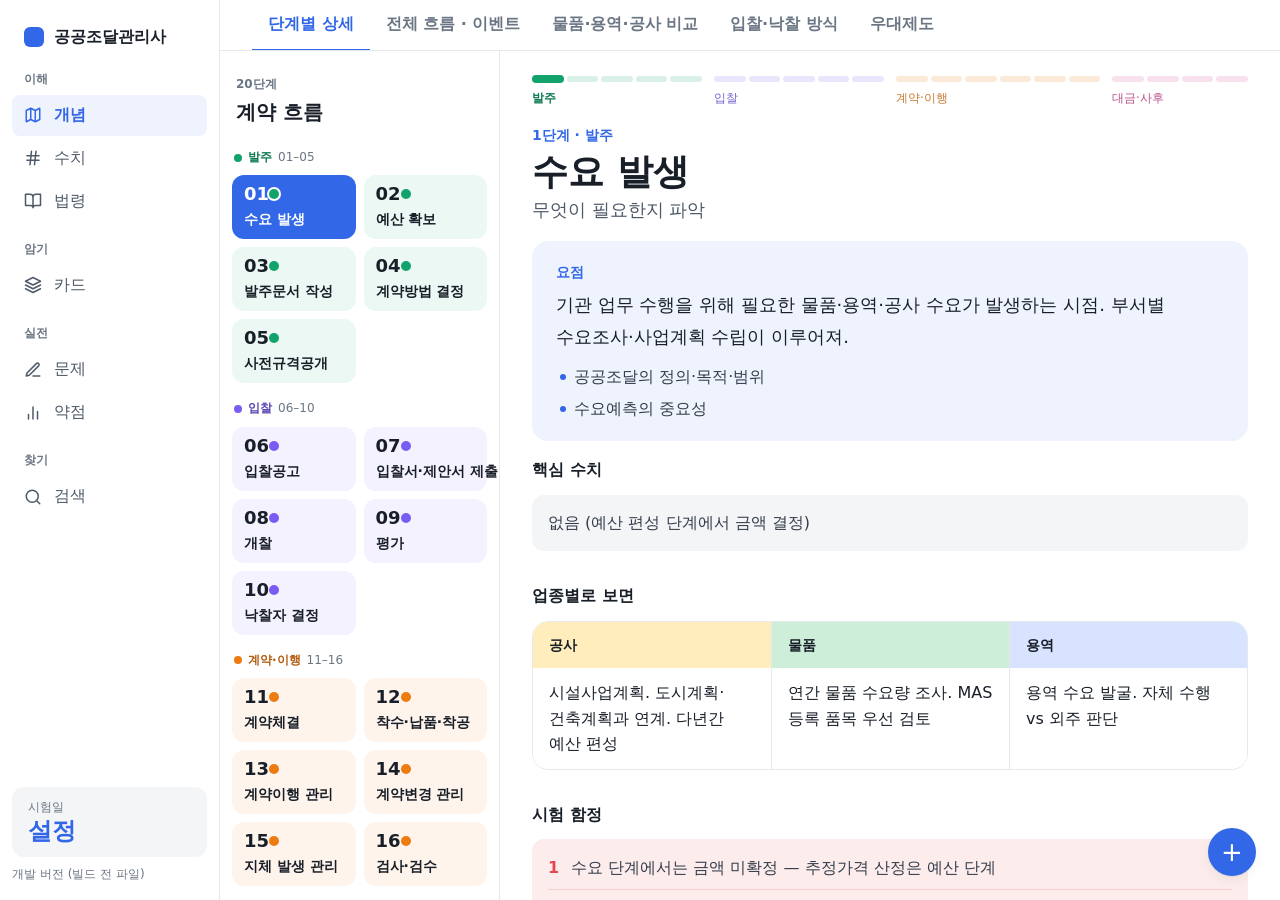
<file: index.html>
<!DOCTYPE html>
<html lang="ko"><head>
<meta charset="UTF-8">
<meta name="viewport" content="width=device-width, initial-scale=1.0">
<title>공공조달관리사 학습앱 — Modernist</title>

<link rel="stylesheet" href="css/app.css">
</head>
<body data-mode="read">

<!-- 탭 바 -->
<div id="tabbar">
  <div class="sb-brand"><span class="sb-mark"></span>공공조달관리사</div>
  <nav class="sb-nav">
    <div class="sb-group" data-mode="read">이해</div>
    <button data-mode="read" class="tab-btn active" data-act="tab" data-tab="concept_tab"><svg width="18" height="18" viewBox="0 0 24 24" fill="none" stroke="currentColor" stroke-width="2" stroke-linecap="round" stroke-linejoin="round"><path d="M3 6l6-3 6 3 6-3v15l-6 3-6-3-6 3zM9 3v15M15 6v15"></path></svg><span>개념</span><em>01</em></button>
    <button data-mode="read" class="tab-btn" data-act="tab" data-tab="num_tab"><svg width="18" height="18" viewBox="0 0 24 24" fill="none" stroke="currentColor" stroke-width="2" stroke-linecap="round" stroke-linejoin="round"><path d="M4 9h16M4 15h16M10 3l-2 18M16 3l-2 18"></path></svg><span>수치</span><em>02</em></button>
    <button data-mode="read" class="tab-btn" data-act="tab" data-tab="law_tab"><svg width="18" height="18" viewBox="0 0 24 24" fill="none" stroke="currentColor" stroke-width="2" stroke-linecap="round" stroke-linejoin="round"><path d="M2 3h6a4 4 0 0 1 4 4v14a3 3 0 0 0-3-3H2zM22 3h-6a4 4 0 0 0-4 4v14a3 3 0 0 1 3-3h7z"></path></svg><span>법령</span><em>03</em></button>
    <div class="sb-group" data-mode="drill">암기</div>
    <button data-mode="drill" class="tab-btn" data-act="tab" data-tab="fc_tab"><svg width="18" height="18" viewBox="0 0 24 24" fill="none" stroke="currentColor" stroke-width="2" stroke-linecap="round" stroke-linejoin="round"><path d="M12 2L2 7l10 5 10-5-10-5zM2 17l10 5 10-5M2 12l10 5 10-5"></path></svg><span>카드</span><em>04</em></button>
    <div class="sb-group" data-mode="test">실전</div>
    <button data-mode="test" class="tab-btn" data-act="tab" data-tab="quiz_tab"><svg width="18" height="18" viewBox="0 0 24 24" fill="none" stroke="currentColor" stroke-width="2" stroke-linecap="round" stroke-linejoin="round"><path d="M12 20h9M16.5 3.5a2.1 2.1 0 0 1 3 3L7 19l-4 1 1-4z"></path></svg><span>문제</span><em>05</em></button>
    <button data-mode="test" class="tab-btn" data-act="tab" data-tab="weak_tab"><svg width="18" height="18" viewBox="0 0 24 24" fill="none" stroke="currentColor" stroke-width="2" stroke-linecap="round" stroke-linejoin="round"><path d="M18 20V10M12 20V4M6 20v-6"></path></svg><span>약점</span><em>06</em></button>
    <div class="sb-group">찾기</div>
    <button class="tab-btn" data-act="tab" data-tab="search_tab"><svg width="18" height="18" viewBox="0 0 24 24" fill="none" stroke="currentColor" stroke-width="2" stroke-linecap="round" stroke-linejoin="round"><path d="M21 21l-4.35-4.35M11 19a8 8 0 1 0 0-16 8 8 0 0 0 0 16z"></path></svg><span>검색</span><em>07</em></button>
  </nav>
  <button class="sb-dday" data-act="examDate" title="시험일 설정"><small>시험일</small><b id="ddayN">설정</b></button>
  <div class="build-stamp" id="buildStamp"></div>
</div>
<div class="rec-nudge" id="recNudge" role="status" hidden><span class="rn-txt"></span><button class="btn filled btn-sm" data-act="exportRec">지금 저장</button><button class="btn btn-sm" data-act="recLater">나중에</button></div>

<!-- ①③③ 마인드맵 탭 -->
<!-- 전체 플로우 -->
<div class="tab-content active" id="concept_tab" data-mode="read">
  <div class="subbar">
    <button class="sub-btn active" data-sub="sub_step" data-act="sub">단계별 상세</button>
    <button class="sub-btn" data-sub="sub_flow" data-act="sub">전체 흐름 · 이벤트</button>
    <button class="sub-btn" data-sub="sub_cmp" data-act="sub">물품·용역·공사 비교</button>
    <button class="sub-btn" data-sub="sub_bid" data-act="sub">입찰·낙찰 방식</button>
    <button class="sub-btn" data-sub="sub_pref" data-act="sub">우대제도</button>
  </div>
  <div class="sub-content active" id="sub_step"><div class="sp-wrap"><div class="sp-index" id="step_index"></div><div class="sp-detail" id="step_root"></div></div></div>
  <div class="sub-content" id="sub_flow"><div class="page-wrap" id="flow_root"></div></div>
  <div class="sub-content" id="sub_cmp"><div class="page-wrap" id="cmp_root"></div></div>

  <div class="sub-content" id="sub_bid">
<div class="page-wrap pref pop">
<div class="page-title">입찰 방식 · 낙찰자 선정방식</div>
<p class="page-sub mb-6"><b>입찰 방식</b> = 누가 참가하고 어떻게 내나 / <b>낙찰자 선정방식</b> = 들어온 입찰 중 누구를 뽑나</p>
<p class="page-sub page-note">※ 국가계약법 시행령(시행 2026.6.3.) 원문 대조. 낙찰 <b>방법</b>은 추정가격으로 정하고, 낙찰 <b>기준</b>은 예정가격(예정가격 이하·낙찰하한율)</p>

<div class="pop-key">
  <div class="sd-key-lbl">먼저 외울 것 3개</div>
  <div class="pop-stats">
    <div class="pop-stat"><b>100억</b><span>공사 낙찰방식이 갈리는 선<br>미만 <em>적격심사</em> · 이상 <em>종합심사</em></span></div>
    <div class="pop-stat"><b>95 · 85 · 88</b><span>적격심사 통과점수<br>공사 · 물품 · 이행능력심사</span></div>
    <div class="pop-stat"><b>70 : 30</b><span>협상 계약 기술 : 가격<br>협상적격자는 기술 <em>85%</em> 이상</span></div>
  </div>
</div>

<!-- ── 경쟁 방법 ── -->
<div class="pop-hd"><span class="pop-n">1</span><span class="pop-t">누가 참가하나</span><span class="pop-d">경쟁 방법</span></div>
<div class="tbl-wrap">
  <table class="cmp">
    <thead><tr><th>방식</th><th>핵심</th><th>외울 것</th></tr></thead>
    <tbody>
    <tr><td>일반경쟁</td><td>자격 갖춘 누구나 참가 — <b>원칙</b>, 공정성 최고</td><td>법 제7조①</td></tr>
    <tr><td>제한경쟁</td><td>시공능력·실적·기술·지역·중소기업자 등으로 자격 제한</td><td>시행령 §21</td></tr>
    <tr><td>지명경쟁</td><td>특수 설비·기술 보유자가 <b>10인 이내</b>일 때 등 특정 업체 지명</td><td class="v-up">5인 이상 지명 · 2인 이상 신청 (§23·§24)</td></tr>
    <tr><td>수의계약</td><td>경쟁 없이 한 곳과 계약 (소액·긴급·특수)</td><td class="v-up">종합공사 4억↓ · 전문 2억↓ · 그 밖 공사 1.6억↓ · 물품·용역 2천만↓ (§26)</td></tr>
    </tbody>
  </table>
</div>
<p class="pref-note">수의계약 견적: 원칙 2인 이상 · <b>2천만원 이하</b> 1인 견적 가능(여성·장애인·사회적기업 등은 <b>5천만원 이하</b>) (§30①)</p>

<!-- ── 입찰 형태 ── -->
<div class="pop-hd"><span class="pop-n">2</span><span class="pop-t">어떻게 내나</span><span class="pop-d">입찰 형태</span></div>
<div class="tbl-wrap">
  <table class="cmp">
    <thead><tr><th>방식</th><th>핵심</th><th>근거</th></tr></thead>
    <tbody>
    <tr><td>총액 · 내역입찰</td><td>공사는 산출내역서를 냄 — 추정가격 <b>100억 이상</b>은 입찰 때, 100억 미만은 낙찰 후 착공신고 때</td><td>§14⑥</td></tr>
    <tr><td>2단계 경쟁</td><td>규격·기술입찰 먼저 → 적격자만 가격입찰 (물품·용역). 동시에 내고 규격 적격자 가격만 여는 방식도 있음</td><td>§18</td></tr>
    <tr><td>일괄입찰 (턴키)</td><td>입찰 때 설계서까지 만들어 제출 — 설계+시공 한 업체</td><td>§79①5</td></tr>
    <tr><td>대안입찰</td><td>정부 원안과 함께 더 싸고 공기가 길지 않은 대안 설계 허용</td><td>§79①3·4</td></tr>
    <tr><td>기술제안입찰</td><td>발주기관 설계서를 보고 공사비 절감·공기단축 등 기술제안서 제출 (실시설계 / 기본설계)</td><td>§98</td></tr>
    <tr><td>MAS 2단계경쟁</td><td>다수공급자 계약업체끼리 한 번 더 경쟁 — 중소기업자간 경쟁제품 <b>1억↑</b>, 그 밖 물품 <b>5천만↑</b></td><td>MAS 업무처리규정 §49①</td></tr>
    </tbody>
  </table>
</div>
<p class="pref-note">대형공사 = 총공사비 <b>300억 이상</b> 신규복합공종공사 · 300억 미만이라도 일괄·대안이 유리하면 특정공사 (§79①1·2)</p>

<!-- ── 낙찰자 선정 ── -->
<div class="pop-hd"><span class="pop-n">3</span><span class="pop-t">누구를 뽑나</span><span class="pop-d">낙찰자 선정방식</span></div>
<div class="tbl-wrap">
  <table class="cmp">
    <thead><tr><th>방식</th><th>누구를 뽑나</th><th>대상</th><th>근거</th></tr></thead>
    <tbody>
    <tr><td>적격심사</td><td>예정가격 이하 <b>최저가부터</b> 이행능력 심사 → 통과하면 낙찰</td><td>기본 방식 (공사 100억 미만 등)</td><td>§42①⑤</td></tr>
    <tr><td>최저가</td><td>예정가격 이하 최저가 입찰자</td><td>2단계 경쟁(§18) 입찰</td><td>§42③</td></tr>
    <tr><td>종합심사낙찰제</td><td>가격+공사수행능력+사회적 책임 <b>합산점수 최고</b></td><td>공사 100억↑ 등</td><td>§42④</td></tr>
    <tr><td>협상에 의한 계약</td><td>제안서 평가 → 협상적격자와 협상 → 가장 유리한 자</td><td>물품·용역 (전문성·기술성·긴급성)</td><td>§43</td></tr>
    <tr><td>경쟁적 대화</td><td>대화로 세부내용 확정 → 제안서 평가 → 가장 유리한 자</td><td>요구사항을 미리 정하기 어려운 물품·용역</td><td>§43의3</td></tr>
    <tr><td>품질 등 종합</td><td>가격 외 품질 등을 참작해 가장 경제성 있는 가격</td><td>물품</td><td>§44</td></tr>
    <tr><td>다량물품 매각</td><td>예정가격 이상 <b>최고가</b>부터 수량 찰 때까지</td><td>희망수량 경쟁 매각</td><td>§45</td></tr>
    </tbody>
  </table>
</div>

<div class="pref-card" style="--pc:#3268E8">
  <div class="pref-card-hd">적격심사 — 최저가부터 차례로</div>
  <table class="kv">
    <tbody><tr><th>통과점수</th><td>공사 <b>95점</b> · 조달청 물품 <b>85점</b> · 중소기업자간 경쟁제품(이행능력심사) <b>88점</b></td></tr>
    <tr><th>절차</th><td>서류 제출 <b>5일 이상</b> → 보완 <b>3일 이상</b> → 심사 <b>7일 이내</b>(3일 연장)</td></tr>
    <tr><th>심사 항목</th><td>이행실적·기술능력·재무상태·신인도 + 입찰가격</td></tr>
  </tbody></table>
  <div class="sd-key-lbl pop-sub">낙찰하한율 — 이보다 낮게 쓰면 탈락</div>
  <div class="pop-rates">
    <div class="pop-rate"><span>공사 · 10억 미만</span><b>89.745%</b></div>
    <div class="pop-rate"><span>공사 · 10억~50억</span><b>88.745%</b></div>
    <div class="pop-rate"><span>공사 · 50억~100억</span><b>87.495%</b></div>
    <div class="pop-rate off"><span>공사 · 100억 이상</span><b>종합심사</b></div>
    <div class="pop-rate"><span>물품 · 조달청 고시금액 이상</span><b>82.495%</b></div>
    <div class="pop-rate"><span>물품 · 조달청 고시금액 미만</span><b>86.245%</b></div>
    <div class="pop-rate"><span>물품 · 중소기업자간 경쟁제품</span><b>89.995%</b></div>
  </div>
  <p class="law-alert-foot">공사는 건설·전기·정보통신·소방·국가유산공사 공통, 2026.1.30 입찰공고분부터. 100억 이상은 하한율이 아니라 종합심사로 뽑음.</p>
</div>

<div class="pref-card" style="--pc:#D9730D">
  <div class="pref-card-hd">종합심사낙찰제 — 합산점수 최고</div>
  <table class="kv">
    <tbody><tr><th>공사</th><td>추정가격 <b>100억 이상</b> · 국가유산청장이 정하는 국가유산수리</td></tr>
    <tr><th>용역</th><td>건설사업관리 <b>50억↑</b> · 기본계획·기본설계 <b>30억↑</b> · 실시설계 <b>40억↑</b></td></tr>
    <tr class="pt"><th>시험 포인트</th><td>공사는 <b>100억</b>에서 갈림 — 미만 적격심사, 이상 종합심사</td></tr>
  </tbody></table>
</div>

<div class="pref-card" style="--pc:#1F8A4C">
  <div class="pref-card-hd">협상에 의한 계약 — 전문 용역(IT 등)</div>
  <table class="kv">
    <tbody><tr><th>배점</th><td>기술 <b>70</b> : 가격 <b>30</b> 기본 (사업 특성에 따라 조정)</td></tr>
    <tr><th>협상적격자</th><td>기술점수 배점의 <b>85% 이상</b> + 예산(예정가격) 이하</td></tr>
    <tr><th>협상기간</th><td>통보일부터 <b>15일</b> 이내, 안 되면 10일 범위 연장</td></tr>
    <tr><th>공고</th><td>제안서 마감 <b>40일 전</b> (고시금액 미만 등 10일 전)</td></tr>
    <tr class="pt"><th>시험 포인트</th><td>지식기반사업(엔지니어링·정보통신·정보화 등)은 협상 우선 적용 가능 (§43의2)</td></tr>
  </tbody></table>
</div>

</div>
  </div>

  <div class="sub-content" id="sub_pref">
<div class="page-wrap pref pop">
<div class="page-title">우대제도 기업 유형별 비교</div>
<p class="page-sub mb-6">1권 4~5장. 기본 소액수의(물품·용역 2천만원 이하)에서 <b>무엇이 달라지는지</b>를 기준으로 정리</p>
<p class="page-sub page-note">※ 수치는 국가계약법 시행령(시행 2026.6.3.) 기준 요지. 실제 적용 전 국가법령정보센터 원문 확인</p>

<div class="pop-key">
  <div class="sd-key-lbl">먼저 외울 것 — 물품·용역 수의 한도</div>
  <div class="pop-stats">
    <div class="pop-stat"><b>2천만</b><span>기본 소액수의<br><em>모든 기업</em></span></div>
    <div class="pop-stat"><b>1억</b><span>소기업·소상공인<br><em>여성·장애인·사회적기업</em></span></div>
    <div class="pop-stat"><b>5천만</b><span>청년창업기업 수의<br>여성·장애인·사회적기업 <em>1인 견적</em></span></div>
    <div class="pop-stat"><b>제한 없음</b><span>중증장애인생산품<br><em>우수조달물품·혁신제품</em></span></div>
  </div>
</div>

<!-- ── 2026 법령 체크 ── -->
<div class="law-alert">
  <div class="law-alert-hd">2026.9 현행 법령 대조 결과 — 교재 수치와 다른 항목</div>
  <p class="law-alert-sub">2021.7. 국가계약법 시행령 개정으로 우대기업 수의 한도가 5천만원 → 1억원으로 올라갔고, 5천만원은 <b>1인 견적 가능 한도</b>로만 남았다. 교재(1권)가 이 개정 전 수치를 쓰고 있을 가능성이 크므로 시험에서는 <b>출제 기준 연도</b>를 먼저 확인할 것.</p>
  <div class="tbl-wrap mb-0">
  <table class="chg">
    <thead><tr><th>항목</th><th>기존 앱 내용</th><th>현행(2026.9)</th><th>근거</th></tr></thead>
    <tbody>
    <tr><td>여성기업·장애인기업 수의 한도</td><td><s>5천만원 이하</s></td><td><b class="new">2천만원 초과 ~ 1억원 이하</b><br><span class="dim">5천만원 이하는 1인 견적 가능, 초과분은 나라장터 2인 이상 견적</span></td><td>국가계약법 시행령 §26①5호가목5) / §30</td></tr>
    <tr><td>사회적기업 수의 한도</td><td><s>5천만원 이하</s><br><s>근거: 사회적기업육성법 §12</s></td><td><b class="new">2천만원 초과 ~ 1억원 이하</b><br><span class="dim">사회적협동조합·자활기업·마을기업 포함(재정경제부장관 요건 충족 시). 육성법 §12는 우선구매 조항이고, 한도 근거는 국가계약법 시행령</span></td><td>국가계약법 시행령 §26①5호가목5)다)</td></tr>
    <tr><td>소기업·소상공인</td><td>없음</td><td><b class="new">2천만원 초과 ~ 1억원 이하 수의 가능</b><br><span class="dim">판로지원법 §4: 1억원 미만 물품·용역은 소기업·소상공인 우선조달(제한경쟁)</span></td><td>국가계약법 시행령 §26①5호가목3) / 판로지원법 시행령 §2조의2</td></tr>
    <tr><td>청년창업기업</td><td>없음</td><td><b class="new">5천만원 이하</b> 수의 가능</td><td>국가계약법 시행령 §26①5호가목7)</td></tr>
    <tr><td>공사 소액수의</td><td><s>1억원 미만</s></td><td><b class="new">종합 4억 · 전문 2억 · 기타 1.6억원 이하</b></td><td>국가계약법 시행령 §26①5호가목1)</td></tr>
    <tr><td>혁신제품 지정기간</td><td><s>2년</s><br><s>근거: 정부혁신법</s></td><td><b class="new">기본 3년</b> + 연장 최대 3년(1차 1년, 2차 2년)<br><span class="dim">'정부혁신법'이라는 법률은 없음</span></td><td>조달사업법 §27 · 시행령 §33 / 국가계약법 시행령 §26①5호사목</td></tr>
    <tr><td>우수조달물품 지정기간</td><td>3년, 연장 최대 3년(총 6년)</td><td>지정 3년, 연장은 종합평가에 따라 <b class="new">1~3년 차등</b>(2019년부터 10년 상한 폐지)<br><span class="dim">'총 6년'은 수의계약 가능 기간의 상한(§26②)으로는 맞음</span></td><td>우수조달물품 지정관리규정 / 국가계약법 시행령 §26②</td></tr>
    <tr><td>중증장애인생산품 · 기본 소액수의 2천만원</td><td colspan="2"><span class="ok">✔ 변동 없음</span> — 금액 제한 없이 수의 / 물품·용역 2천만원 이하. 단, 중증장애인생산품 구매목표는 2024년 개정으로 총구매액(공사 제외)의 2% 범위에서 보건복지부장관이 정하는 비율 이상</td><td>§26①4호다목 / §26①5호가목2)</td></tr>
    </tbody>
  </table>
  </div>
  <p class="law-alert-foot">지방계약법 시행령 §25·§30도 같은 구조(우대기업 1억원, 1인 견적 5천만원). 단, 지방은 사회적기업 등에 <b>취약계층 고용비율(행안부 고시)</b> 충족을 추가로 요구. 부처 명칭은 2025년 조직개편으로 기획재정부 → <b>재정경제부</b>.</p>
</div>

<!-- ── 한눈에 비교 ── -->
<div class="pop-hd"><span class="pop-n">1</span><span class="pop-t">한눈에 비교</span><span class="pop-d">물품·용역 수의계약 한도 (현행)</span></div>
<div class="tbl-wrap">
  <table class="cmp">
    <thead><tr><th>대상</th><th class="c">수의 한도</th><th class="c">1인 견적</th><th>비고</th></tr></thead>
    <tbody>
    <tr><td>일반(모든 기업)</td><td class="c v-base">2천만원 이하</td><td class="c">가능</td><td>기본 기준</td></tr>
    <tr><td>소기업·소상공인</td><td class="c v-up">1억원 이하</td><td class="c">2천만원까지</td><td>2천만 초과분은 2인 이상 견적</td></tr>
    <tr><td>여성기업</td><td class="c v-up">1억원 이하</td><td class="c">5천만원까지</td><td>여성기업지원법 §2 확인기업</td></tr>
    <tr><td>장애인기업</td><td class="c v-up">1억원 이하</td><td class="c">5천만원까지</td><td>장애인기업활동촉진법 §2</td></tr>
    <tr><td>사회적기업 등</td><td class="c v-up">1억원 이하</td><td class="c">5천만원까지</td><td>사회적협동조합·자활기업·마을기업 포함</td></tr>
    <tr><td>청년창업기업</td><td class="c v-up">5천만원 이하</td><td class="c">가능(한도 전부)</td><td>중소기업창업지원법 §2</td></tr>
    <tr><td>중증장애인생산품</td><td class="c v-free">제한 없음</td><td class="c">—</td><td>생산시설과 직접 계약 · 구매목표(총구매액의 2% 범위, 복지부 고시 비율)</td></tr>
    <tr><td>우수조달물품</td><td class="c v-free">제한 없음</td><td class="c">—</td><td>인증 유효기간 내, 최대 6년</td></tr>
    <tr><td>혁신제품</td><td class="c v-free">제한 없음</td><td class="c">가능</td><td>혁신장터 · 지정기간 내</td></tr>
    <tr><td>녹색제품</td><td class="c v-none">한도 변화 없음</td><td class="c">—</td><td>의무구매 방식</td></tr>
    </tbody>
  </table>
</div>
<p class="pref-note">공사 소액수의는 별도: 종합공사 4억 · 전문공사 2억 · 그 밖의 공사 1.6억원 이하.</p>

<!-- ── 유형별 상세 ── -->
<div class="pop-hd"><span class="pop-n">2</span><span class="pop-t">유형별 상세</span><span class="pop-d">근거·구매목표·시험 포인트</span></div>

<div class="pref-card" style="--pc:#86D4A0">
  <div class="pref-card-hd">중소기업 지원 조달</div>
  <table class="kv">
    <tbody><tr><th>근거</th><td>중소기업제품 구매촉진 및 판로지원에 관한 법률(판로지원법)</td></tr>
    <tr><th>핵심 제도</th><td>① <b>중소기업자간 경쟁제품</b> — 지정 품목은 중소기업만 참가하는 별도 경쟁입찰<br>② <b>공사용자재 직접구매</b> — 대형공사 발주 시 중소기업 생산 자재 분리 구매<br>③ <b>소기업·소상공인 우선조달</b> — 1억원 미만 물품·용역은 소기업·소상공인 제한경쟁, 2천만 초과~1억 수의 가능</td></tr>
    <tr class="pt"><th>시험 포인트</th><td>수의 한도 변화보다 <b>경쟁 방식 자체</b>가 달라짐(중기간 경쟁입찰)</td></tr>
  </tbody></table>
</div>

<div class="pref-card" style="--pc:#FFC94D">
  <div class="pref-card-hd">여성기업 · 장애인기업 — 수의 한도 상향</div>
  <table class="kv kv3">
    <tbody><tr><th></th><td class="hd">여성기업</td><td class="hd">장애인기업</td></tr>
    <tr><th>근거</th><td>여성기업지원에 관한 법률</td><td>장애인기업활동 촉진법</td></tr>
    <tr><th>수의 한도</th><td class="v-up">1억원 이하</td><td class="v-up">1억원 이하</td></tr>
    <tr><th>1인 견적</th><td>5천만원 이하</td><td>5천만원 이하</td></tr>
    <tr><th>구매목표</th><td>물품·용역 5% · 공사 3% 이상</td><td>총 구매액 1% 이상</td></tr>
    <tr><th>공통</th><td colspan="2">기본 2천만원의 <b>5배</b> / 나라장터에서 해당 기업 확인 후 적용</td></tr>
  </tbody></table>
</div>

<div class="pref-card" style="--pc:#FFA26B">
  <div class="pref-card-hd">중증장애인생산품 — 금액 제한 없음</div>
  <table class="kv">
    <tbody><tr><th>근거</th><td>중증장애인생산품 우선구매 특별법 / 국가계약법 시행령 §26①4호다목</td></tr>
    <tr><th>핵심</th><td class="v-free">금액 제한 없이 수의계약 가능 (의무구매 대상)</td></tr>
    <tr><th>구매목표</th><td>총구매액(공사 제외)의 <b>2% 범위에서 보건복지부장관이 정하는 비율 이상</b> 구매목표</td></tr>
    <tr class="pt"><th>시험 포인트</th><td>장애인<b>기업</b>(1억 이하) vs 중증장애인<b>생산품</b>(금액 무제한) 혼동 주의</td></tr>
  </tbody></table>
</div>

<div class="pref-card" style="--pc:#1F8A4C">
  <div class="pref-card-hd">사회적기업 등 — 수의 한도 상향</div>
  <table class="kv">
    <tbody><tr><th>근거</th><td>국가계약법 시행령 §26①5호가목5)다) — 사회적기업·사회적협동조합·자활기업·마을기업(재정경제부장관 요건 충족)</td></tr>
    <tr><th>수의 한도</th><td class="v-up">1억원 이하</td><td></td></tr>
    <tr><th>우선구매</th><td>사회적기업 육성법 §12 — 공공기관 우선구매 (구매계획·실적 공표, 목표 비율 규정은 없음)</td></tr>
    <tr class="pt"><th>시험 포인트</th><td>ESG·공공조달 연계 사례로 출제 (1권 5장). 지방계약은 취약계층 고용비율 추가 요건</td></tr>
  </tbody></table>
</div>

<div class="pref-card" style="--pc:#9DB8FF">
  <div class="pref-card-hd">녹색제품 — 의무구매 방식</div>
  <table class="kv">
    <tbody><tr><th>근거</th><td>녹색제품 구매촉진에 관한 법률</td></tr>
    <tr><th>구조</th><td>수의 한도 변화가 아니라 <b>의무구매 대상 지정</b> — 환경표지제품·우수재활용(GR)제품·저탄소제품</td></tr>
    <tr><th>생애주기비용</th><td>LCC(Life Cycle Cost) 고려 — 최저가가 아닌 운영비용 포함 평가</td></tr>
    <tr class="pt"><th>시험 포인트</th><td>다른 우대제도(수의 한도↑)와 달리 <b>입찰 방식은 동일</b>, <b>구매 의무</b>만 부과</td></tr>
  </tbody></table>
</div>

<div class="pref-card" style="--pc:#FFC94D">
  <div class="pref-card-hd">⭐ 우수조달물품 · 혁신제품 — 제품 인증에 따른 수의</div>
  <table class="kv kv3">
    <tbody><tr><th></th><td class="hd">우수조달물품</td><td class="hd">혁신제품</td></tr>
    <tr><th>근거</th><td>조달사업법 시행령 §30 / 국가계약법 시행령 §26①3호바목</td><td>조달사업법 §27 / 국가계약법 시행령 §26①5호사목</td></tr>
    <tr><th>수의계약</th><td>가능 — 쇼핑몰 제3자단가 또는 총액계약</td><td>가능 — 혁신장터</td></tr>
    <tr><th>지정기간</th><td>3년, 연장 1~3년 차등 (수의는 최대 6년)</td><td>3년, 연장 최대 3년</td></tr>
    <tr><th>공통</th><td colspan="2">기업 유형 우대(여성·장애인 등)가 아닌 <b>제품 자체의 품질·혁신 인증</b>에 따른 우대</td></tr>
  </tbody></table>
</div>

</div>
  </div>

</div>

<!-- 핵심 수치 -->
<div class="tab-content" id="num_tab" data-mode="read">
<div class="page-wrap">
<div class="page-title">핵심 <span>수치</span></div>
<p class="page-sub mb-18">시험 빈출 비율·기한·한도 + 계산 예시</p>
<div class="rev-panel">
<h3>최근 법령 개정 반영 사항 (이 앱에서 수정된 수치)</h3>
<table>
<tbody><tr><td class="nm">① PQ (입찰참가자격 사전심사)</td><td class="old">—</td><td class="new">의무 대상 없음 · 발주기관이 정함(시행령 제13조 "선정할 수 있다") — 200억 이상 교량·터널·항만 등은 사전심사요령 [별표2] 심사기준</td></tr>
<tr><td class="nm">② 종합심사낙찰제</td><td class="old">300억 이상</td><td class="new">추정가격 100억원 이상 (시행령 42조④ / 100억 미만은 적격심사)</td></tr>
<tr><td class="nm">③ 적격심사 낙찰하한율</td><td class="old">87.745% 단일</td><td class="new">공사 10억 미만 89.745 / 10~50억 88.745 / 50~100억 87.495% · 물품(조달청) 고시금액 미만 86.245%, 이상 82.495% · 중기간 경쟁 이행능력심사 89.995% — 아래 표</td></tr>
<tr><td class="nm">④ 대금 지연이자</td><td class="old">연 1.5% 고정</td><td class="new">금융기관 대출평균금리 적용 (계산문제는 제시 조건 사용)</td></tr>
<tr><td class="nm">⑤ 수의계약 한도 표현</td><td class="old">~ 미만</td><td class="new">법령 표현 "이하"로 통일</td></tr>
<tr><td class="nm">⑥ 협상계약 체결 기한</td><td class="old">5일 이내</td><td class="new">협상 성립(낙찰통지) 후 10일 이내</td></tr>
<tr><td class="nm">⑦ 사전규격공개</td><td class="old">—</td><td class="new">국가계약: 물품·용역 경쟁입찰은 금액 관계없이 5일(긴급 3일) 공개(집행기준 제77조) · 지방계약: 5천만원 미만·긴급·비밀 등 면제(지방계약법 시행령 제32조의2)</td></tr>
</tbody></table>
<div class="rev-note">※ 공사 적격심사 하한율(입찰가격 평점식 개정)은 모든 구간 2026.1.30 입찰공고분부터 적용(적격심사기준 부칙 제796호) — 실제 시험은 공고문의 출제 기준 시점을 반드시 확인. 낙찰통지 후 10일은 공사입찰유의서 §19, 협상 성립 후 10일은 협상에 의한 계약체결기준 §15① 기준.</div>
</div>


<div class="section-hd" style="--sc:#FFA26B"><div class="s-icon">%</div>보증금 · 이행보증</div>
<div class="grid">
  <div class="card" style="--c:#FFA26B"><div class="num">5<span class="unit">%</span></div><div class="card-label">입찰보증금</div><div class="card-desc">입찰금액의 5% 이상(경제위기 고시 기간엔 2.5% 이상 가능, 면제 사유 있음). 낙찰 후 미계약 시 국고 귀속. 현금·보증서·보험증권 가능</div></div>
  <div class="card" style="--c:#FFA26B"><div class="num">10<span class="unit">%</span></div><div class="card-label">계약보증금</div><div class="card-desc">공사·물품·용역 모두 계약금액의 10% 이상 (시행령 50조①)</div></div>
  <div class="card" style="--c:#FFC94D"><div class="num">15<span class="unit">%</span></div><div class="card-label">용역 이행보증 (계약보증금 방식)</div><div class="card-desc">용역에서 이행보증을 요구할 때 고르는 방법 중 하나 (용역계약일반조건 10조). 공사 계약보증금은 10%</div></div>
  <div class="card" style="--c:#FFC94D"><div class="num">40<span class="unit">%</span></div><div class="card-label">공사이행보증서</div><div class="card-desc">공사는 계약보증금(10%) 대신 계약금액의 40% 보증 (시행령 52조①)</div></div>
  <div class="card" style="--c:#FFC94D"><div class="num">50<span class="unit">%</span></div><div class="card-label">저가낙찰 이행보증</div><div class="card-desc">예정가격 70% 미만 저가낙찰 공사 → 이행보증 50%로 상향</div></div>
  <div class="card" style="--c:#FFA26B"><div class="num">3<span class="unit">%</span></div><div class="card-label">하자보수보증금 (물품)</div><div class="card-desc">필요 시 계약금액의 3%</div></div>
  <div class="card" style="--c:#FFA26B"><div class="num">2<span class="unit">%</span></div><div class="card-label">하자보수보증금 (용역)</div><div class="card-desc">필요 시 계약금액의 2%</div></div>
  <div class="card" style="--c:#FFA26B"><div class="num">2~10<span class="unit">%</span></div><div class="card-label">하자보수보증금 (공사)</div><div class="card-desc">계약금액의 2~10% 범위(시행령 제62조①) — 실제 율은 공종별로 5·4·3·2%, 바로 아래 묶음 참고</div></div>
</div>

<div class="section-hd" style="--sc:#FFA26B"><div class="s-icon"></div>공사 하자보수보증금률 (공종별, 계약금액 대비)</div>
<div class="grid">
  <div class="card" style="--c:#FFA26B"><div class="num">5<span class="unit">%</span></div><div class="card-label">하자보수보증금률 — 중요 구조물·조경공사</div><div class="card-desc">철도·댐·터널·철강교 설치·발전설비·교량·상하수도 구조물 등 중요 구조물 공사, 조경공사 (시행규칙 제72조①, 여러 공종이 섞이면 주된 공종 기준)</div></div>
  <div class="card" style="--c:#FFA26B"><div class="num">4<span class="unit">%</span></div><div class="card-label">하자보수보증금률 — 공항·항만 등 공사</div><div class="card-desc">공항·항만·삭도(케이블카 등) 설치·방파제·사방·간척 등 공사 (시행규칙 제72조①, 여러 공종이 섞이면 주된 공종 기준)</div></div>
  <div class="card" style="--c:#FFA26B"><div class="num">3<span class="unit">%</span></div><div class="card-label">하자보수보증금률 — 도로·일반건축 등 공사</div><div class="card-desc">관개수로·도로(포장공사 포함)·매립·상하수도 관로·하천·일반건축 등 공사 (시행규칙 제72조①, 여러 공종이 섞이면 주된 공종 기준)</div></div>
  <div class="card" style="--c:#FFA26B"><div class="num">2<span class="unit">%</span></div><div class="card-label">하자보수보증금률 — 그 밖의 공사</div><div class="card-desc">위 세 가지에 해당하지 않는 공사 (시행규칙 제72조①, 여러 공종이 섞이면 주된 공종 기준)</div></div>
</div>

<div class="section-hd" style="--sc:#86D4A0"><div class="s-icon"></div>선금 — 총 한도</div>
<div class="grid">
  <div class="card" style="--c:#86D4A0"><div class="num">70<span class="unit">%</span></div><div class="card-label">선금 총 한도</div><div class="card-desc">계약금액의 70% 초과 불가. 선금액+약정이자상당액 이상의 보증서 제출(국가·지자체·공기업 등과의 계약은 면제)</div></div>
</div>

<div class="section-hd" style="--sc:#86D4A0"><div class="s-icon"></div>공사 선금 — 최초 신청 시 지급액</div>
<div class="grid">
  <div class="card" style="--c:#86D4A0"><div class="num">30<span class="unit">%</span></div><div class="card-label">100억 이상 공사</div><div class="card-desc">계약금액의 30% — 최초 신청 시 이 금액까지 청구 후 14일 내 지급</div></div>
  <div class="card" style="--c:#86D4A0"><div class="num">40<span class="unit">%</span></div><div class="card-label">20억 ~ 100억 미만</div><div class="card-desc">계약금액의 40% — 최초 신청 시 이 금액까지 청구 후 14일 내 지급</div></div>
  <div class="card" style="--c:#86D4A0"><div class="num">50<span class="unit">%</span></div><div class="card-label">20억 미만 공사</div><div class="card-desc">계약금액의 50% — 최초 신청 시 이 금액까지 청구 후 14일 내 지급</div></div>
</div>

<div class="section-hd" style="--sc:#86D4A0"><div class="s-icon"></div>물품 제조·용역 선금 — 최초 신청 시 지급액</div>
<div class="grid">
  <div class="card" style="--c:#86D4A0"><div class="num">30<span class="unit">%</span></div><div class="card-label">10억 이상</div><div class="card-desc">계약금액의 30% — 최초 신청 시 이 금액까지 청구 후 14일 내 지급</div></div>
  <div class="card" style="--c:#86D4A0"><div class="num">40<span class="unit">%</span></div><div class="card-label">3억 ~ 10억 미만</div><div class="card-desc">계약금액의 40% — 최초 신청 시 이 금액까지 청구 후 14일 내 지급</div></div>
  <div class="card" style="--c:#86D4A0"><div class="num">50<span class="unit">%</span></div><div class="card-label">3억 미만</div><div class="card-desc">계약금액의 50% — 최초 신청 시 이 금액까지 청구 후 14일 내 지급</div></div>
</div>

<div class="section-hd" style="--sc:#9DB8FF"><div class="s-icon"></div>지체상금률 (1일당)</div>
<div class="grid">
  <div class="card" style="--c:#FFC94D"><div class="num">0.05<span class="unit">%</span></div><div class="card-label">공사</div><div class="card-desc">1일 지체당 계약금액의 0.05% (= 1/2000)</div></div>
  <div class="card" style="--c:#86D4A0"><div class="num">0.075<span class="unit">%</span></div><div class="card-label">물품 제조·구매</div><div class="card-desc">1일 지체당 계약금액의 0.075%</div></div>
  <div class="card" style="--c:#9DB8FF"><div class="num">0.125<span class="unit">%</span></div><div class="card-label">용역·수리·가공·대여·기타</div><div class="card-desc">1일 지체당 계약금액의 0.125%</div></div>
  <div class="card" style="--c:#FFA26B"><div class="num">0.15<span class="unit">%</span></div><div class="card-label">군용 음식료품</div><div class="card-desc">1일 지체당 계약금액의 0.15%</div></div>
  <div class="card" style="--c:#FFA26B"><div class="num">0.25<span class="unit">%</span></div><div class="card-label">운송·보관·양곡가공</div><div class="card-desc">1일 지체당 계약금액의 0.25% (가장 높음)</div></div>
  <div class="card" style="--c:#FFA26B"><div class="num">30<span class="unit">%</span></div><div class="card-label">지체상금 한도</div><div class="card-desc">누적 한도는 계약금액의 30%</div></div>
</div>

<div class="calc-box">
  <div class="box-ttl c-green">지체상금 계산식 + 예시</div>
  <div class="calc-formula">
    지체상금 = 계약금액 × 지체상금률 × 지체일수
  </div>
  <div class="calc-ex">
    <strong>예 1.</strong> 계약금액 1억원 물품 제조·구매 계약이 8일 지체된 경우<br>
    → 100,000,000 × 0.00075 × 8 = <strong>600,000원</strong><br><br>
    <strong class="c-orange">예 2.</strong> 계약금액 5억원 공사가 10일 지체된 경우<br>
    → 500,000,000 × 0.0005 × 10 = <strong>2,500,000원</strong><br><br>
    <strong class="c-green">예 3.</strong> 계약금액 2억원 용역이 20일 지체된 경우<br>
    → 200,000,000 × 0.00125 × 20 = <strong>5,000,000원</strong><br><br>
    <strong class="c-red">한도:</strong> 위 금액이 계약금액의 30%를 초과하면 30%까지만 부과
  </div>
</div>

<div class="section-hd" style="--sc:#1F8A4C"><div class="s-icon"></div>기한</div>
<div class="grid">
  <div class="card" style="--c:#1F8A4C"><div class="num">14<span class="unit">일</span></div><div class="card-label">검사 처리</div><div class="card-desc">이행완료 통지일부터 14일 이내 검사</div></div>
  <div class="card" style="--c:#1F8A4C"><div class="num">5<span class="unit">일</span></div><div class="card-label">기성대가 지급 기한</div><div class="card-desc">기성검사 완료일부터 5일 이내 지급(그 뒤에 청구하면 청구일부터 5일)</div></div>
  <div class="card" style="--c:#1F8A4C"><div class="num">5<span class="unit">일</span></div><div class="card-label">대금 지급 (검사 후 청구)</div><div class="card-desc">청구일부터 5일 이내 지급</div></div>
  <div class="card" style="--c:#1F8A4C"><div class="num">3<span class="unit">일</span></div><div class="card-label">불가항력 지급</div><div class="card-desc">불가항력 사유 소멸일부터 3일 이내</div></div>
  <div class="card" style="--c:#1F8A4C"><div class="num">30<span class="unit">일</span></div><div class="card-label">기성대가 지급 주기</div><div class="card-desc">기성·기납부분 대가는 적어도 30일마다 지급</div></div>
  <div class="card" style="--c:#1F8A4C"><div class="num">7<span class="unit">일</span></div><div class="card-label">입찰공고 기간 (원칙)</div><div class="card-desc">입찰서 제출마감일 전일부터 기산해 7일 전까지 공고 · 재공고·긴급은 5일 전까지</div></div>
  <div class="card" style="--c:#1F8A4C"><div class="num">5<span class="unit">일</span></div><div class="card-label">사전규격공개<span class="rev-badge">개정</span></div><div class="card-desc">물품·용역 경쟁입찰은 금액 관계없이 5일간 공개(긴급 3일간) · 그 해에 1회 이상 공개했으면 생략 가능</div></div>
  <div class="card" style="--c:#1F8A4C"><div class="num">10<span class="unit">일</span></div><div class="card-label">계약 체결 기한<span class="rev-badge">개정</span></div><div class="card-desc">낙찰통지(협상 성립) 후 10일 이내 계약 체결</div></div>
</div>

<div class="section-hd" style="--sc:#86D4A0"><div class="s-icon"></div>물가변동 조정</div>
<div class="grid">
  <div class="card" style="--c:#86D4A0"><div class="num">90<span class="unit">일</span></div><div class="card-label">조정 가능 시점</div><div class="card-desc">계약 체결일로부터 90일 경과 후 청구 가능</div></div>
  <div class="card" style="--c:#86D4A0"><div class="num">3<span class="unit">%</span></div><div class="card-label">변동 기준</div><div class="card-desc">입찰일 기준 품목조정률 또는 지수조정률이 3% 이상 증감 시 조정</div></div>
  <div class="card" style="--c:#86D4A0"><div class="num">15<span class="unit">%</span></div><div class="card-label">단품 물가조정 (공사)</div><div class="card-desc">특정 자재(순공사비의 0.5% 초과) 가격이 입찰일 기준 15% 이상 증감하면 그 자재만 조정 (시행령 제64조⑥)</div></div>
</div>

<div class="section-hd" style="--sc:#9DB8FF"><div class="s-icon"></div>공사 하자담보책임기간 (대표)</div>
<div class="grid">
  <div class="card" style="--c:#9DB8FF"><div class="num">10<span class="unit">년</span></div><div class="card-label">대형 구조부</div><div class="card-desc">대형 교량·터널·댐의 철근콘크리트·철골, 대형공공성 건축물 주요구조부 (그 밖 구조부는 대부분 7년)</div></div>
  <div class="card" style="--c:#9DB8FF"><div class="num">3<span class="unit">년</span></div><div class="card-label">방수공사</div><div class="card-desc">전문공사 중 방수 (지붕도 3년)</div></div>
  <div class="card" style="--c:#9DB8FF"><div class="num">1<span class="unit">년</span></div><div class="card-label">일반 마감</div><div class="card-desc">도장·타일 등 마감 공사</div></div>
</div>

<div class="section-hd" style="--sc:#9DB8FF"><div class="s-icon"></div>낙찰·금액 기준</div>
<div class="grid">
  <div class="card" style="--c:#9DB8FF"><div class="num">89.745<span class="unit">%</span></div><div class="card-label">적격심사 낙찰하한율 (공사)<span class="rev-badge">개정</span></div><div class="card-desc">건설공사·전기·정보통신·소방·국가유산공사 공통: 10억 미만 89.745% / 10~50억 88.745% / 50~100억 87.495% · 100억 이상은 종합심사낙찰제 · 모든 구간 2026.1.30 입찰공고분부터 (공종·금액별 표는 아래)</div></div>
  <div class="card" style="--c:#9DB8FF"><div class="num">70<span class="unit">%</span></div><div class="card-label">저가낙찰 기준</div><div class="card-desc">예정가격 70% 미만 → 공사이행보증 50% 적용</div></div>
  <div class="card" style="--c:#9DB8FF"><div class="num">100<span class="unit">억↑</span></div><div class="card-label">종합심사낙찰제<span class="rev-badge">개정</span></div><div class="card-desc">추정가격 100억원 이상 공사에 적용 (시행령 42조④)</div></div>
  <div class="card" style="--c:#9DB8FF"><div class="num">200<span class="unit">억↑</span></div><div class="card-label">PQ 심사기준 구분</div><div class="card-desc">200억 이상 교량·터널·항만 등은 사전심사요령 [별표2] 기준 · PQ 실시 여부는 발주기관이 정함</div></div>
</div>
<div class="section-hd" style="--sc:#9DB8FF"><div class="s-icon"></div>수의계약 금액 기준 (추정가격)</div>
<div class="grid">
  <div class="card" style="--c:#9DB8FF"><div class="num">4<span class="unit">억 이하</span></div><div class="card-label">종합공사 소액수의</div><div class="card-desc">「건설산업기본법」 종합공사 추정가격 4억원 이하 (시행령 제26조①5호가목1)</div></div>
  <div class="card" style="--c:#9DB8FF"><div class="num">2<span class="unit">억 이하</span></div><div class="card-label">전문공사 소액수의</div><div class="card-desc">전문공사 추정가격 2억원 이하</div></div>
  <div class="card" style="--c:#9DB8FF"><div class="num">1.6<span class="unit">억 이하</span></div><div class="card-label">그 밖의 공사 소액수의</div><div class="card-desc">전기·정보통신·소방 등 그 밖의 공사 1억6천만원 이하</div></div>
  <div class="card" style="--c:#9DB8FF"><div class="num">2천<span class="unit">만원 이하</span></div><div class="card-label">물품·용역 소액수의</div><div class="card-desc">물품 제조·구매·임차, 용역 추정가격 2천만원 이하</div></div>
  <div class="card" style="--c:#9DB8FF"><div class="num">1<span class="unit">억 이하</span></div><div class="card-label">소기업·우대기업 수의</div><div class="card-desc">2천만원 초과~1억원 이하: 소기업·소상공인, 여성·장애인·사회적기업 등, 특수 지식·기술이 필요한 계약</div></div>
  <div class="card" style="--c:#9DB8FF"><div class="num">5천<span class="unit">만원 이하</span></div><div class="card-label">청년창업기업·임대차 수의</div><div class="card-desc">청년창업기업과의 물품·용역, 공사·물품·용역이 아닌 임대차 계약 등 5천만원 이하</div></div>
</div>

<div class="section-hd" style="--sc:#9DB8FF"><div class="s-icon"></div>1인 견적 수의계약</div>
<div class="grid">
  <div class="card" style="--c:#9DB8FF"><div class="num">2천<span class="unit">만원 이하</span></div><div class="card-label">1인 견적 (일반)</div><div class="card-desc">추정가격 2천만원 이하는 1인 견적 가능 — 그 밖의 수의계약은 2인 이상 견적이 원칙 (시행령 제30조①)</div></div>
  <div class="card" style="--c:#9DB8FF"><div class="num">5천<span class="unit">만원 이하</span></div><div class="card-label">1인 견적 (여성·장애인·사회적기업 등)</div><div class="card-desc">우대기업과 계약하면 5천만원 이하까지 1인 견적 가능</div></div>
</div>

<div class="section-hd" style="--sc:#86D4A0"><div class="s-icon"></div>입찰공고 기간 (입찰서 제출마감일 전일부터 거꾸로)</div>
<div class="grid">
  <div class="card" style="--c:#86D4A0"><div class="num">7<span class="unit">일</span></div><div class="card-label">공사 10억 미만 공고</div><div class="card-desc">현장설명을 하지 않는 공사, 추정가격 10억원 미만 (시행령 제35조③)</div></div>
  <div class="card" style="--c:#86D4A0"><div class="num">15<span class="unit">일</span></div><div class="card-label">공사 10억~50억 공고</div><div class="card-desc">현장설명을 하지 않는 공사, 추정가격 10억원 이상 50억원 미만</div></div>
  <div class="card" style="--c:#86D4A0"><div class="num">40<span class="unit">일</span></div><div class="card-label">공사 50억 이상 공고</div><div class="card-desc">현장설명을 하지 않는 공사, 추정가격 50억원 이상</div></div>
  <div class="card" style="--c:#86D4A0"><div class="num">40<span class="unit">일</span></div><div class="card-label">협상에 의한 계약 공고</div><div class="card-desc">제안서 제출마감일 전날부터 40일 전 — 고시금액 미만 등은 10일 전까지 (시행령 제35조⑤)</div></div>
  <div class="card" style="--c:#86D4A0"><div class="num">5<span class="unit">일</span></div><div class="card-label">재공고·긴급 공고</div><div class="card-desc">재공고입찰·긴급한 경우 등은 5일 전까지 (시행령 제35조④)</div></div>
  <div class="card" style="--c:#86D4A0"><div class="num">30<span class="unit">일</span></div><div class="card-label">PQ 공사 공고</div><div class="card-desc">PQ를 하는 공사입찰은 현장설명일 전일부터 30일 전 (시행령 제35조②)</div></div>
  <div class="card" style="--c:#86D4A0"><div class="num">40<span class="unit">일</span></div><div class="card-label">국제입찰(GPA) 공고</div><div class="card-desc">특정조달은 40일 전 — 긴급 등 10일, 전자조달 이용 시 5일씩 단축 가능하지만 10일 미만 불가 (특례규정 제11조)</div></div>
</div>

<div class="section-hd" style="--sc:#86D4A0"><div class="s-icon"></div>현장설명 시기 (입찰서 제출마감일 전일부터)</div>
<div class="grid">
  <div class="card" style="--c:#86D4A0"><div class="num">7<span class="unit">일</span></div><div class="card-label">현장설명 (10억 미만)</div><div class="card-desc">공사 추정가격 10억원 미만 (시행령 제14조의2③)</div></div>
  <div class="card" style="--c:#86D4A0"><div class="num">15<span class="unit">일</span></div><div class="card-label">현장설명 (10억~50억)</div><div class="card-desc">추정가격 10억원 이상 50억원 미만</div></div>
  <div class="card" style="--c:#86D4A0"><div class="num">33<span class="unit">일</span></div><div class="card-label">현장설명 (50억 이상)</div><div class="card-desc">추정가격 50억원 이상 — 현장설명은 의무가 아니라 "실시할 수 있다"</div></div>
</div>

<div class="section-hd" style="--sc:#FFA26B"><div class="s-icon"></div>이의신청·분쟁조정 (국가계약법)</div>
<div class="grid">
  <div class="card" style="--c:#FFA26B"><div class="num">30<span class="unit">일</span></div><div class="card-label">이의신청 (행위일부터)</div><div class="card-desc">이의신청 원인이 되는 행위가 있었던 날부터 30일 이내 (법 제28조②)</div></div>
  <div class="card" style="--c:#FFA26B"><div class="num">25<span class="unit">일</span></div><div class="card-label">이의신청 (안 날부터)</div><div class="card-desc">그 행위를 안 날부터 25일 이내</div></div>
  <div class="card" style="--c:#FFA26B"><div class="num">30<span class="unit">일</span></div><div class="card-label">조정을 위한 재심 청구</div><div class="card-desc">이의신청 결과 통지를 받은 날부터 30일 이내 국가계약분쟁조정위원회에 청구 (법 제28조④)</div></div>
  <div class="card" style="--c:#FFA26B"><div class="num">15<span class="unit">일</span></div><div class="card-label">조정 후 이의 기간</div><div class="card-desc">조정 완료 후 15일 이내 이의가 없으면 재판상 화해와 같은 효력 (법 제31조③)</div></div>
  <div class="card" style="--c:#FFA26B"><div class="num">4<span class="unit">억↑</span></div><div class="card-label">이의신청 가능 금액</div><div class="card-desc">추정가격 종합공사 4억원·전문공사 1억원·그 밖 공사 8천만원·물품·용역 5천만원 이상 (시행령 제110조①)</div></div>
</div>

<div class="section-hd" style="--sc:#FFA26B"><div class="s-icon"></div>부정당업자 제재</div>
<div class="grid">
  <div class="card" style="--c:#FFA26B"><div class="num">2<span class="unit">년 이내</span></div><div class="card-label">입찰참가자격 제한 기간</div><div class="card-desc">1개월 이상 2년 이하 — 다른 중앙관서도 제한 (법 제27조①, 시행령 제76조③)</div></div>
  <div class="card" style="--c:#FFA26B"><div class="num">5<span class="unit">년</span></div><div class="card-label">제재할 수 있는 기간</div><div class="card-desc">위반행위가 끝난 뒤 5년이 지나면 제한 불가 — 담합·뇌물은 7년 (법 제27조④)</div></div>
  <div class="card" style="--c:#FFA26B"><div class="num">2<span class="unit">년</span></div><div class="card-label">조세포탈 등 유죄</div><div class="card-desc">유죄판결 확정일부터 2년이 지나지 않은 자는 입찰참가자격 제한 (법 제27조의5①)</div></div>
</div>

<div class="section-hd" style="--sc:#9DB8FF"><div class="s-icon"></div>협상에 의한 계약</div>
<div class="grid">
  <div class="card" style="--c:#9DB8FF"><div class="num">70<span class="unit">점</span></div><div class="card-label">기술능력 평가 배점</div><div class="card-desc">기술 70 : 가격 30이 기본(사업 특성에 따라 조정) (협상에 의한 계약체결기준 [별표])</div></div>
  <div class="card" style="--c:#9DB8FF"><div class="num">85<span class="unit">%</span></div><div class="card-label">협상적격자 기준</div><div class="card-desc">기술능력평가 점수가 배점한도의 85% 이상 + 입찰가격이 사업예산(예정가격) 이하 (협상기준 제8조①)</div></div>
  <div class="card" style="--c:#9DB8FF"><div class="num">15<span class="unit">일</span></div><div class="card-label">협상기간</div><div class="card-desc">협상대상자에게 통보된 날부터 15일 이내(5일 범위 조정), 안 되면 10일 범위 연장 (협상기준 제13조)</div></div>
</div>

<div class="section-hd" style="--sc:#9DB8FF"><div class="s-icon"></div>적격심사 절차 (계약예규 적격심사기준)</div>
<div class="grid">
  <div class="card" style="--c:#9DB8FF"><div class="num">5<span class="unit">일↑</span></div><div class="card-label">심사서류 제출기한</div><div class="card-desc">최저가 입찰자에게 서류를 요구하며 기한은 통보받은 날부터 5일 이상 (제4조①)</div></div>
  <div class="card" style="--c:#9DB8FF"><div class="num">3<span class="unit">일↑</span></div><div class="card-label">서류 보완기간</div><div class="card-desc">서류가 빠지거나 불명확하면 3일 이상 기한을 정해 보완 요구 (제4조②)</div></div>
  <div class="card" style="--c:#9DB8FF"><div class="num">7<span class="unit">일</span></div><div class="card-label">심사 기간</div><div class="card-desc">제출마감일(보완일)부터 7일 이내 심사, 불가피하면 3일 연장 (제7조②)</div></div>
  <div class="card" style="--c:#9DB8FF"><div class="num">95<span class="unit">점</span></div><div class="card-label">공사 통과점수</div><div class="card-desc">종합평점 95점 이상이면 낙찰 (제8조①) — 조달청 물품 85점, 이행능력심사 88점</div></div>
</div>

<div class="section-hd" style="--sc:#9DB8FF"><div class="s-icon"></div>종합심사낙찰제 대상 (용역)</div>
<div class="grid">
  <div class="card" style="--c:#9DB8FF"><div class="num">50<span class="unit">억↑</span></div><div class="card-label">건설사업관리 용역</div><div class="card-desc">추정가격 50억원 이상 건설사업관리 용역 (시행령 제42조④3호)</div></div>
  <div class="card" style="--c:#9DB8FF"><div class="num">30<span class="unit">억↑</span></div><div class="card-label">기본계획·기본설계 용역</div><div class="card-desc">건설공사기본계획·기본설계 용역 추정가격 30억원 이상 (제42조④4호)</div></div>
  <div class="card" style="--c:#9DB8FF"><div class="num">40<span class="unit">억↑</span></div><div class="card-label">실시설계 용역</div><div class="card-desc">실시설계 용역 추정가격 40억원 이상 (제42조④5호)</div></div>
</div>

<div class="section-hd" style="--sc:#86D4A0"><div class="s-icon"></div>조달청에 계약 요청해야 하는 기준 (국가기관)</div>
<div class="grid">
  <div class="card" style="--c:#86D4A0"><div class="num">1<span class="unit">억↑</span></div><div class="card-label">수요물자 구매</div><div class="card-desc">추정가격 1억원 이상(외국산 20만달러 이상) (조달사업법 시행령 제11조①1호)</div></div>
  <div class="card" style="--c:#86D4A0"><div class="num">30<span class="unit">억↑</span></div><div class="card-label">종합공사 계약</div><div class="card-desc">추정가격 30억원 이상인 「건설산업기본법」 종합공사 (제11조①3호)</div></div>
  <div class="card" style="--c:#86D4A0"><div class="num">3<span class="unit">억↑</span></div><div class="card-label">전문·전기·정보통신·소방공사</div><div class="card-desc">해당 공사는 추정가격 3억원 이상 (제11조①3호 단서)</div></div>
</div>

<div class="section-hd" style="--sc:#86D4A0"><div class="s-icon"></div>착공·하도급</div>
<div class="grid">
  <div class="card" style="--c:#86D4A0"><div class="num">10<span class="unit">일</span></div><div class="card-label">착공일 (10억 미만)</div><div class="card-desc">계약체결일부터 10일 이전 날짜로 착공일을 정할 수 없음 (공사계약일반조건 제17조②)</div></div>
  <div class="card" style="--c:#86D4A0"><div class="num">20<span class="unit">일</span></div><div class="card-label">착공일 (10억 이상)</div><div class="card-desc">추정가격 10억원 이상은 계약체결일부터 20일 이전 날짜로 정할 수 없음</div></div>
  <div class="card" style="--c:#86D4A0"><div class="num">30<span class="unit">일</span></div><div class="card-label">하도급 통보</div><div class="card-desc">하도급계약을 체결(변경·해제)한 날부터 30일 이내 발주자에게 통보 (건설산업기본법 시행령 제32조①)</div></div>
  <div class="card" style="--c:#86D4A0"><div class="num">10<span class="unit">억 미만</span></div><div class="card-label">종합공사업자 하도급 제한</div><div class="card-desc">1건 공사금액 10억원 미만 건설공사는 종합공사업 등록 건설사업자에게 하도급 불가 (건설산업기본법 제29조④)</div></div>
</div>

<div class="section-hd" style="--sc:#1F8A4C"><div class="s-icon"></div>우대기업 구매목표 (공공기관)</div>
<div class="grid">
  <div class="card" style="--c:#1F8A4C"><div class="num">5<span class="unit">%</span></div><div class="card-label">여성기업 제품</div><div class="card-desc">물품·용역 각 구매총액의 5%, 공사는 3% (여성기업지원법 시행령 제7조①)</div></div>
  <div class="card" style="--c:#1F8A4C"><div class="num">1<span class="unit">%</span></div><div class="card-label">장애인기업 제품</div><div class="card-desc">제품 구매 총액의 1% 이상 (장애인기업활동 촉진법 시행령 제7조의2)</div></div>
  <div class="card" style="--c:#1F8A4C"><div class="num">15<span class="unit">%</span></div><div class="card-label">기술개발제품</div><div class="card-desc">중소기업물품 구매액의 15% 이상 (판로지원법 시행령 제12조③)</div></div>
  <div class="card" style="--c:#1F8A4C"><div class="num">2<span class="unit">% 범위</span></div><div class="card-label">중증장애인생산품</div><div class="card-desc">공사를 제외한 총구매액의 2% 범위에서 보건복지부장관이 정하는 비율 이상 (특별법 제7조③)</div></div>
</div>

<div class="section-hd" style="--sc:#1F8A4C"><div class="s-icon"></div>그 밖에 자주 나오는 숫자</div>
<div class="grid">
  <div class="card" style="--c:#1F8A4C"><div class="num">5<span class="unit">인↑</span></div><div class="card-label">지명경쟁 지명</div><div class="card-desc">5인 이상 지명하고 2인 이상 입찰참가신청이 있어야 함 (시행령 제24조①)</div></div>
  <div class="card" style="--c:#1F8A4C"><div class="num">±2<span class="unit">%</span></div><div class="card-label">복수예비가격 범위</div><div class="card-desc">조달청: 기초금액의 ±2%(지방계약 ±3%)에서 15개 작성, 4개 추첨 평균이 예정가격 (내자구매업무 처리규정 제30조·제37조)</div></div>
  <div class="card" style="--c:#1F8A4C"><div class="num">50<span class="unit">%</span></div><div class="card-label">신규비목 단가 (협의 안 될 때)</div><div class="card-desc">정부 요구 설계변경: 설계변경 당시 단가와 그 단가에 낙찰률을 곱한 금액을 합한 금액의 50% (시행령 제65조③3호)</div></div>
  <div class="card" style="--c:#1F8A4C"><div class="num">3<span class="unit">년</span></div><div class="card-label">우수조달물품 지정기간</div><div class="card-desc">고시일부터 3년, 심사로 3년 범위 연장 가능 (조달사업법 시행령 제30조)</div></div>
  <div class="card" style="--c:#1F8A4C"><div class="num">1<span class="unit">억↑</span></div><div class="card-label">MAS 2단계경쟁 기준</div><div class="card-desc">1회 납품요구 구매예산 1억원 이상(중소기업자간 경쟁제품) · 그 밖 물품 5천만원 이상 (물품 다수공급자계약 업무처리규정 제49조①)</div></div>
</div>

<div class="section-hd" style="--sc:#9DB8FF"><div class="s-icon"></div>낙찰하한율 — 공종·금액별 (현행 원문 계산식으로 산출)</div>
<div class="tbl-wrap floor-tbl"><table><colgroup><col style="width:17%"><col style="width:23%"><col style="width:14%"><col></colgroup>
<thead><tr><th>구분</th><th>금액 구간</th><th>낙찰하한율</th><th>근거 (통과점수 · 입찰가격 평점식)</th></tr></thead>
<tbody>
<tr><td rowspan="4">공사<br><small>건설공사 · 전기·정보통신·소방·국가유산공사</small></td><td>100억 이상</td><td>—</td><td>적격심사 아님 → 종합심사낙찰제 (시행령 제42조④)</td></tr>
<tr><td>50억 이상 100억 미만</td><td><b>87.495%</b></td><td>95점 · 50 − 2×|90 − 투찰률| (적격심사기준 [별표] 2호)</td></tr>
<tr><td>10억 이상 50억 미만<br><small>전기 등은 10억 이상</small></td><td><b>88.745%</b></td><td>95점 · 70 − 4×|90 − 투찰률| ([별표] 3호 가목)</td></tr>
<tr><td>10억 미만</td><td><b>89.745%</b></td><td>95점 · 건설공사: 3억~10억 80 − 20×|90 − 투찰률|([별표] 4호), 2억~3억·2억 미만 90 − 20×(5·6호) / 전기·정보통신·소방·국가유산공사: 3억~10억 70 − 20×(3호 나목), 8천만~3억·8천만 미만 90 − 20×(5·6호) — 계산하면 모두 89.745%</td></tr>
<tr><td rowspan="3">물품<br><small>조달청 적격심사</small></td><td>제조 10억 이상</td><td><b>82.495%</b></td><td>85점 · 55 − 2×|90 − 투찰률| (조달청 물품구매적격심사 세부기준 [별표1])</td></tr>
<tr><td>제조 고시금액~10억 · 구매 고시금액 이상</td><td><b>82.495%</b></td><td>85점 · 70 − 2×|90 − 투찰률| ([별표2])</td></tr>
<tr><td>고시금액 미만</td><td><b>86.245%</b></td><td>85점 · 70 − 4×|90 − 투찰률| ([별표3])</td></tr>
<tr class="grp1"><td>물품<br><small>중소기업자간 경쟁 · 계약이행능력심사</small></td><td>모든 구간</td><td><b>89.995%</b></td><td>88점 · 50·55·70 − 4×|93 − 투찰률| (조달청 계약이행능력심사 세부기준 [별표1~4])</td></tr>
</tbody></table></div>
<div class="rev-note">※ 낙찰하한율 = 입찰가격 외 항목이 모두 만점일 때 통과점수에 닿는 가장 낮은 투찰률(예정가격 대비, 소수점 다섯째 자리 반올림 반영). 공사는 모든 구간 2026.1.30 입찰공고분부터(적격심사기준 부칙 제796호). 조달청 시설공사 세부기준(2026.7.1)도 같은 계산식. 용역은 종류(학술·시설·SW·폐기물 등)마다 계산식이 달라 이 표에 넣지 않음.</div>


</div>
</div>

<!-- ⑤ 단어카드 -->
<div class="tab-content" id="fc_tab" data-mode="drill">
  <div class="fc-wrap" id="fc_root"></div>
</div>

<!-- 문제 (필기/실기/오답) -->
<div class="tab-content" id="quiz_tab" data-mode="test">
  <div class="subbar">
    <button class="sub-btn active" data-act="sub" data-sub="sub_qz">필기 문제</button>
    <button class="sub-btn" data-act="sub" data-sub="sub_prac">실기 문제</button>
    <button class="sub-btn" data-act="sub" data-sub="sub_wn">오답노트</button>
  </div>
  <div class="sub-content active" id="sub_qz"><div class="qz-wrap" id="qz_root"></div></div>
  <div class="sub-content" id="sub_prac"><div class="qz-wrap" id="prac_root"></div></div>
  <div class="sub-content" id="sub_wn"><div class="qz-wrap" id="wn_root"></div></div>
</div>

<!-- 약점분석 -->
<div class="tab-content" id="weak_tab" data-mode="test">
  <div class="page-wrap" id="weak_root"></div>
</div>

<!-- 법령 탭 -->
<div class="tab-content" id="law_tab" data-mode="read">
<div class="page-wrap">
<div class="page-title">법령 <span>정리</span></div>
<p class="page-sub mb-6">①법령 지도(어떤 법이 적용되나) → ②계약 흐름별 조문 발췌 → ③제재(사건 순)</p>
<p class="page-sub page-note mb-24">※ 모든 조문은 <b>발췌·요지</b>임. 답안 작성 시 반드시 국가법령정보센터 원문 확인. 개정 = 2025~26 개정 반영 항목</p>
<details class="law-log" id="lawLog"></details>

<div class="section-hd" style="--sc:#FFC94D"><div class="s-icon"></div>① 법령 지도 — 법체계 순</div>
<div class="law-map">
<div class="lm"><h4>민법</h4><p>모든 계약의 기초. 성립(청약+승낙)·효력·해제/해지·도급·위임·화해. 공공계약도 사법상 계약 → 민법 보충 적용</p></div>
<div class="lm"><h4>국가계약법 (국가를 당사자로 하는 계약에 관한 법률)</h4><p>국가기관 계약의 기본법. 추정가격·예정가격, 계약방법, 입찰·낙찰, 계약체결·이행, 이의신청</p></div>
<div class="lm"><h4>지방계약법</h4><p>지자체·교육청 계약. 구조는 국가계약법과 유사하나 수의계약 한도 등 일부 상이</p></div>
<div class="lm"><h4>조달사업법</h4><p>조달청 중심. 계약체결 요청(중앙조달), 대금지급, 우수조달물품·혁신제품 지정, 수요기관 지원, 조달 공정성(불공정 조달행위 조사·거래정지)</p></div>
<div class="lm"><h4>전자조달법</h4><p>나라장터 운영 근거. 전자공고, 전자입찰서, 전자공개수의계약, 하도급 전자처리, 보증금 전자납부, 이용자등록·인증서 대여 금지</p></div>
<div class="lm"><h4>공기업·준정부기관 계약사무규칙</h4><p>공공기관 적용. 국제입찰 범위, 중기간 경쟁제품 위탁 예외, 수의계약·이의신청 특칙</p></div>
</div>

<table class="law-vs">
<tbody><tr><th></th><th>국가계약법</th><th>지방계약법</th></tr>
<tr><td class="td-key">적용 대상</td><td>국가기관(중앙부처 등)</td><td>지자체·지방교육행정기관</td></tr>
<tr><td class="td-key">소액 수의 (물품·용역)</td><td>추정가격 2천만원 이하 1인 견적<br>(여성·장애인·사회적기업 등 1억원 이하, 1인 견적은 5천만원까지)</td><td>유사 구조이나 한도·특례 일부 상이 — 공고문 근거 법 확인 필수</td></tr>
<tr><td class="td-key">분쟁</td><td>국가계약분쟁조정위원회</td><td>지방계약심의조정위원회(행정안전부)</td></tr>
</tbody></table>

<div class="section-hd" style="--sc:#86D4A0"><div class="s-icon"></div>② 계약 흐름 순 — 단계별 조문 발췌</div>

<div class="law-flow-step">1. 입찰참가자격 등록</div>
<div class="law-cite"><div class="src">국가계약법 시행령 §12 + 시행규칙 §14·§15 (발췌·요지)</div>
<div class="txt">경쟁입찰에 참가하려면 법령상 <b>허가·인가·면허·등록</b> 등 요건, 보안측정 적합판정(필요 시), 사업자등록 요건을 갖추어야 한다. 계약담당공무원은 미리 <b>입찰참가자격을 등록</b>하게 할 수 있고, 나라장터에 등록하면 다른 기관에도 등록한 것으로 본다.</div>
<div class="pt">→ 시험 포인트: 참가 요건 / 등록은 "하게 할 수 있다"(발주기관 재량) / 나라장터 등록은 다른 기관에도 효력</div></div>

<div class="law-flow-step">2. 사전규격공개 개정</div>
<div class="law-cite"><div class="src">계약예규 정부 입찰·계약 집행기준 §77 — 구매규격 사전공개 (발췌·요지)</div>
<div class="txt">물품·용역을 경쟁입찰로 살 때는 입찰공고 전에 구매규격을 나라장터에 <b>5일간(긴급 3일간)</b> 미리 공개해 의견을 받는다. <b>금액 기준은 없고</b>, 그 해에 1회 이상 공개한 경우 등은 생략할 수 있다.</div>
<div class="pt">→ 시험 포인트: 금액 기준 없음 / 기간 5일(긴급 3일) / 생략 사유 / 사전규격공개 ≠ 입찰공고</div></div>

<div class="law-flow-step">3. 입찰공고</div>
<div class="law-cite"><div class="src">국가계약법 시행령 §33·§35 (발췌·요지)</div>
<div class="txt">입찰공고는 <b>전자조달시스템(나라장터)</b>을 이용하여 하며, 입찰서 제출마감일 <b>전일부터 기산하여 7일 전</b>까지 공고한다. 공사에서 현장설명을 하지 않으면 추정가격 10억~50억 15일·50억 이상 40일, 협상에 의한 계약은 40일, 재공고·긴급 등은 5일 전까지.</div>
<div class="pt">→ 시험 포인트: 원칙 7일(전일부터 기산) / 공사 규모별 15·40일 / 협상 40일 / 재공고·긴급 5일 / 전자공고 원칙(전자조달법 연계)</div></div>

<div class="law-flow-step">4. 입찰·개찰</div>
<div class="law-cite"><div class="src">국가계약법 시행령 §37·§39 (발췌·요지)</div>
<div class="txt">입찰보증금은 입찰금액의 <b>100분의 5 이상</b>(경제위기로 재정경제부장관이 기간을 정해 고시하면 1천분의 25 이상, 법 §9① 단서의 면제 사유 있음). 낙찰자가 계약을 체결하지 아니하면 <b>국고 귀속</b>. 입찰서는 전자적으로 제출하며 무효입찰 사유에 해당하면 효력이 없다.</div>
<div class="pt">→ 시험 포인트: 5% / 귀속 요건 / 무효입찰 사유(자격 미달, 동일인 2통 등)</div></div>

<div class="law-flow-step">5. 낙찰자 결정 개정</div>
<div class="law-cite"><div class="src">국가계약법 시행령 §42 + 계약예규 적격심사기준 (발췌·요지)</div>
<div class="txt">추정가격 <b>100억원 이상</b> 공사는 <b>종합심사낙찰제</b>, 미만은 <b>적격심사</b>. 적격심사 낙찰하한율은 공사 규모별 <b>89.745 / 88.745 / 87.495%</b>, 물품 <b>86.245%</b>(조달청, 고시금액 미만) <b>(2025~26 상향 개정)</b>.</div>
<div class="pt">→ 시험 포인트: 100억 경계(개정) / 규모별 하한율(개정) / PQ는 발주기관 재량(200억↑ 교량 등은 [별표2] 기준)</div></div>

<div class="law-flow-step">6. 계약 체결 개정</div>
<div class="law-cite"><div class="src">국가계약법 §11 + 시행령 §50 + 공사입찰유의서 §19 · 협상에 의한 계약체결기준 §15 (발췌·요지)</div>
<div class="txt">계약서에는 목적·금액·이행기간·계약보증금·지체상금 등을 기재하고 <b>당사자가 기명·날인 또는 서명</b>함으로써 확정된다. 낙찰자는 낙찰통지(협상 성립) 후 <b>10일 이내</b> 계약을 체결하여야 한다. 계약보증금은 계약금액의 <b>10% 이상</b>(공사 이행보증 등 별도).</div>
<div class="pt">→ 시험 포인트: 계약서 필수 기재사항 / 체결 기한 10일(개정) / 보증금 10%</div></div>

<div class="law-flow-step">7. 선금</div>
<div class="law-cite"><div class="src">계약예규 정부 입찰·계약 집행기준 (발췌·요지)</div>
<div class="txt">계약상대자가 청구하면 선금을 지급할 수 있으며, 최초 신청 시에는 규모별로 <b>아래 금액까지</b> 지급한다 — 공사 20억 미만 50% / 20~100억 40% / 100억 이상 30%, 물품 제조·용역 3억 미만 50% / 3~10억 40% / 10억 이상 30%. 최초 신청 시 이 금액을 넘지 않는 범위에서 청구일부터 14일 이내 지급한다(집행기준 제34조②④, 2026.4.1 개정). 선금은 <b>보증서 제출</b>을 조건으로 한다.</div>
<div class="pt">→ 시험 포인트: 최초 신청 시 지급 구간(14일 내) / 선금보증 / 기지급 선금은 기성대가에서 공제</div></div>

<div class="law-flow-step">8. 이행 · 계약변경</div>
<div class="law-cite"><div class="src">국가계약법 §19 + 시행령 §64~66 (발췌·요지)</div>
<div class="txt">물가변동·설계변경·그 밖의 계약내용 변경으로 계약금액 조정이 필요한 경우 이를 조정한다. 물가변동 조정은 계약 체결 후 <b>90일 경과</b> + 품목·지수 <b>3% 이상</b> 변동 시 가능.</div>
<div class="pt">→ 시험 포인트: 조정 사유 3가지(물가변동·설계변경·그 밖의 계약내용 변경) / 90일+3% 동시 충족</div></div>

<div class="law-flow-step">9. 검사 · 검수</div>
<div class="law-cite"><div class="src">국가계약법 §14 + 시행령 §55 (발췌·요지)</div>
<div class="txt">계약상대자가 이행을 완료한 때에는 통지를 받은 날부터 <b>14일 이내</b> 검사를 하여야 한다.</div>
<div class="pt">→ 시험 포인트: 14일 / 검사조서 작성 / 검사 ≠ 검수 구분(물품 납품검사)</div></div>

<div class="law-flow-step">10. 대금 지급 개정</div>
<div class="law-cite"><div class="src">국가계약법 §15 + 시행령 §58 (발췌·요지)</div>
<div class="txt">검사 완료 후 대가 청구를 받은 날부터 <b>5일 이내</b> 지급하여야 하며, 기한 초과 시 <b>지연이자</b>를 지급한다. 지연이자율은 <b>금융기관 대출평균금리</b>를 적용한다 <b>(연 1.5% 고정 아님)</b>. 장기계속계약 등 기성대가는 적어도 <b>30일마다</b> 지급.</div>
<div class="pt">→ 시험 포인트: 5일 / 지연이자 산식(미지급액×초과일수×금리÷365) / 불가항력 소멸 후 3일</div></div>

<div class="law-flow-step">11. 지체상금 · 하자 · 종결</div>
<div class="law-cite"><div class="src">시행령 §74 + 시행규칙 §75 + 건설산업기본법 시행령 §30 + 계약예규 (발췌·요지)</div>
<div class="txt">정당한 이유 없이 이행을 지체하면 <b>지체상금(공사 0.05 / 물품 0.075 / 용역 0.125% 일할)</b>을 현금으로 납부하게 하며(대가 등과 상계 가능) 한도는 <b>30%</b>. 공사는 하자담보책임기간(공종별 1~10년 — 대형 교량·터널 구조부 <b>10년</b>, 방수 3년 등) 동안 <b>하자보수보증금</b>을 납부한다.</div>
<div class="pt">→ 시험 포인트: 율 암기 / 한도 30% / 하자기간은 공종별</div></div>

<div class="section-hd" style="--sc:#FFA26B"><div class="s-icon"></div>③ 6장 공정조달 관리 — 위반 발생 시 사건 순</div>

<div class="law-flow-step">위반 발생 → ① 보증금 귀속</div>
<div class="law-cite"><div class="src">국가계약법 §12 (발췌·요지)</div>
<div class="txt">계약상대자가 계약상 의무를 이행하지 아니한 때에는 <b>계약보증금을 국고에 귀속</b>시킨다.</div>
<div class="pt">→ 쟁점: 귀속의 법적 성격(손해배상액 예정) / 일부 이행 시 비율 귀속 다툼</div></div>

<div class="law-flow-step">② 계약 해제·해지</div>
<div class="law-cite"><div class="src">계약일반조건 + 민법 §543 이하 (발췌·요지)</div>
<div class="txt">이행 지체·불능, 부정당 행위 등의 경우 계약을 <b>해제(소급 소멸) 또는 해지(장래 소멸)</b>할 수 있다.</div>
<div class="pt">→ 시험 포인트: 해제 vs 해지 효과 구분 / 사유별 사후조치(기성 정산 등)</div></div>

<div class="law-flow-step">③ 부정당업자 제재</div>
<div class="law-cite"><div class="src">국가계약법 §27 (발췌·요지)</div>
<div class="txt">담합, 허위서류 제출, 뇌물, 계약 불이행 등을 한 자에게는 <b>2년 이내</b> 범위에서 <b>입찰참가자격을 제한</b>하며, 이를 즉시 다른 기관에 통보·공개한다.</div>
<div class="pt">→ 쟁점: 제재는 처분(행정쟁송 대상) / 제재기간 중 전 기관 효력 / 과징금 갈음 가능</div></div>

<div class="law-flow-step">④ 부당이득 환수 · 불공정행위 제재</div>
<div class="law-cite"><div class="src">조달사업법 — 불공정 조달행위 (발췌·요지)</div>
<div class="txt">허위서류·원산지 거짓 표시 등 불공정 조달행위로 얻은 <b>이득은 조달청장이 환수</b>할 수 있다(시정요구와 관계 법령에 따른 처분도 함께).</div>
<div class="pt">→ 시험 포인트: 부정당 제재(자격 제한)와 부당이득 환수(금전)는 병과 가능</div></div>

<div class="law-flow-step">⑤ 이의신청 · 분쟁조정</div>
<div class="law-cite"><div class="src">국가계약법 §28~29 (발췌·요지)</div>
<div class="txt">국제입찰 등 일정 규모 이상 계약에서 불이익을 받은 자는 발주기관에 <b>이의신청</b>할 수 있고, 결과에 이의가 있으면 통지를 받은 날부터 30일 이내에 <b>국가계약분쟁조정위원회</b>에 조정을 위한 재심을 청구할 수 있다.</div>
<div class="pt">→ 시험 포인트: 이의신청 → 조정 2단계 / 지방계약은 지방계약심의조정위원회</div></div>

</div>
</div>

<!-- 검색 탭 -->
<div class="tab-content" id="search_tab">
  <div class="srch-box">
    <input id="srchInput" type="text" placeholder="문제·카드·해설 검색 (예: 지체상금, 적격심사, 89.745)" autocomplete="off">
    <div class="srch-filters" id="srchFilters">
      <button class="active" data-act="srchFilter" data-f="all">전체</button>
      <button data-act="srchFilter" data-f="q">필기</button>
      <button data-act="srchFilter" data-f="p">실기</button>
      <button data-act="srchFilter" data-f="c">카드</button>
    </div>
    <div class="srch-hint" id="srchHint">키워드를 입력하면 필기·실기 문제와 단어카드를 한 번에 찾습니다.</div>
  </div>
  <div class="srch-res" id="srchRes"></div>
</div>

<aside class="side-memo" aria-label="탭 메모">
  <div class="sd-note"><div class="sd-note-hd"><span class="sd-note-lbl" id="sideMemoLbl">메모</span><button class="sd-note-bold" data-act="bold" aria-label="굵게">B</button></div>
  <div class="sd-note-ed" id="sideMemo" contenteditable="true" data-placeholder="공부하면서 떠오른 걸 적어 두세요. 탭마다 따로 저장돼요."></div></div>
</aside>
<button id="new-sticky-btn" data-act="stickyNew" title="새 포스트잇 추가">+</button>

<script src="js/version.js"></script>
<script src="js/store.js"></script>
<script src="data/steps.js"></script>
<script src="data/cards.js"></script>
<script src="data/questions.js"></script>
<script src="data/syllabus.js"></script>
<script src="data/prac.js"></script>
<script src="data/law-log.js"></script>
<script src="js/tabs.js"></script>
<script src="js/quiz-engine.js"></script>
<script src="js/law-api.js"></script>
<script src="js/main.js"></script>
</body>
</html>
</file>
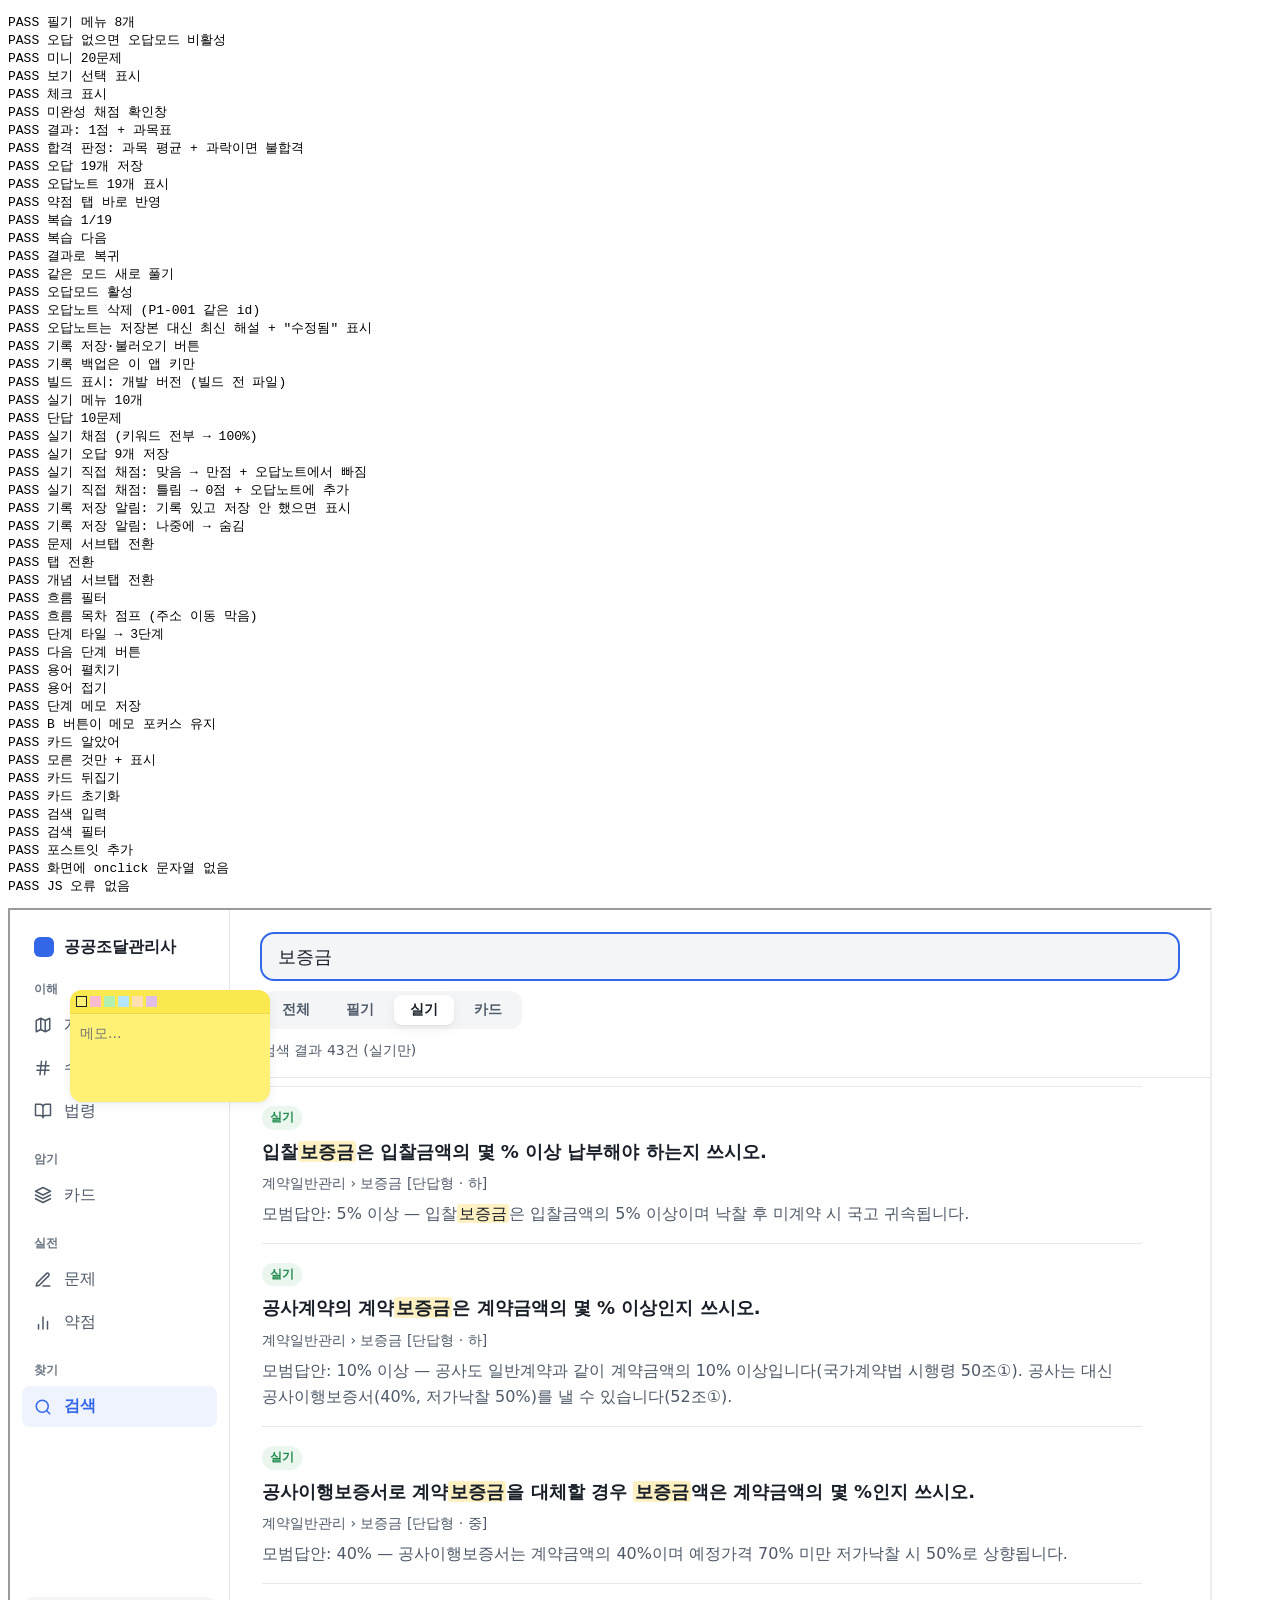
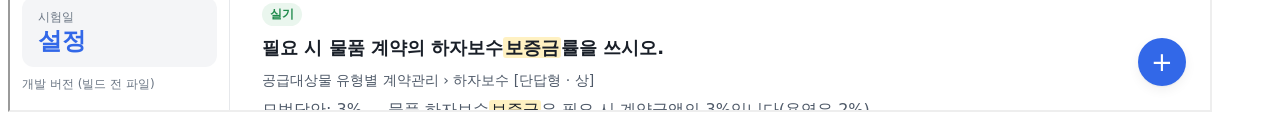
<file: test.html>
<!doctype html><meta charset="utf-8"><body><pre id="out"></pre>
<!-- 동작 확인: 이 폴더에서 python -m http.server 후 http://localhost:8000/test.html 열기 → 전부 PASS면 정상 (저장된 학습 기록은 지워짐) -->
<script>
const log=[];const ok=(c,m)=>log.push((c?'PASS ':'FAIL ')+m);
localStorage.clear();
const f=document.createElement('iframe');f.src='index.html';f.style.cssText='width:1200px;height:800px';document.body.appendChild(f);
f.onload=()=>{ const w=f.contentWindow,d=w.document,errs=[];w.onerror=(m)=>errs.push(m);
 try{
 const $=s=>d.querySelector(s),$$=s=>d.querySelectorAll(s),click=el=>el.dispatchEvent(new w.MouseEvent('click',{bubbles:true,cancelable:true}));
 // ── 필기
 ok($$('#qz_root .menu-card').length===8,'필기 메뉴 8개');
 ok($('#qz_root .menu-card[data-k=wrong]').disabled,'오답 없으면 오답모드 비활성');
 click($('#qz_root .menu-card[data-k=mini20]'));
 ok($$('#qz_root .qz-card').length===20,'미니 20문제');
 const q0=w.eval('qz').qs[0];
 click($(`#qz_root .qz-opt[data-id="${q0.id}"][data-i="${q0.answer}"]`));
 ok($(`#qz_root .qz-opt[data-id="${q0.id}"][data-i="${q0.answer}"]`).classList.contains('sel'),'보기 선택 표시');
 click($(`#qz_root .qz-flag[data-id="${q0.id}"]`)); ok($('#qz_root .qz-flag.on'),'체크 표시');
 click($('#qz_root [data-act=confirm][data-on="1"]')); ok($('#qz_root .qz-confirm'),'미완성 채점 확인창');
 click($('#qz_root .qz-confirm [data-act=submit]'));
 ok(/1/.test($('#qz_root .qz-score-num').textContent)&&$('#qz_root .qz-subj-tbl'),'결과: 1점 + 과목표');
 ok(/과목 평균/.test($('#qz_root .qz-subj-avg').textContent)&&/과락 있음 — 불합격/.test($('#qz_root .qz-subj-avg').textContent),'합격 판정: 과목 평균 + 과락이면 불합격');
 ok(Object.keys(JSON.parse(w.localStorage.wrong_notes)).length===19,'오답 19개 저장');
 ok($$('#wn_root .qz-res-card').length===19,'오답노트 19개 표시');
 ok(/회/.test($('#weak_root').textContent),'약점 탭 바로 반영');
 click($('#qz_root [data-act=review][data-f=wrong]')); ok($('#qz_root .rv-card')&&/1\/19/.test($('#qz_root .rv-card-hd').textContent),'복습 1/19');
 click($('#qz_root [data-act=step][data-n="1"]')); ok(/2\/19/.test($('#qz_root .rv-card-hd').textContent),'복습 다음');
 click($('#qz_root [data-act=go][data-to=result]')); ok($('#qz_root .qz-score-card'),'결과로 복귀');
 click($('#qz_root [data-act=start]')); ok(w.eval('qz').phase==='solve'&&w.eval('qz').mode==='mini20','같은 모드 새로 풀기');
 click($('#qz_root [data-act=go][data-to=select]')); ok(!$('#qz_root .menu-card[data-k=wrong]').disabled,'오답모드 활성');
 click($(`#wn_root [data-act=remove][data-id="${Object.keys(JSON.parse(w.localStorage.wrong_notes))[0]}"]`));
 ok($$('#wn_root .qz-res-card').length===18,'오답노트 삭제 (P1-001 같은 id)');
 const wn=JSON.parse(w.localStorage.wrong_notes), wk=Object.keys(wn)[0]; wn[wk].explanation='옛 해설'; w.localStorage.wrong_notes=JSON.stringify(wn); w.eval('wnRender()');
 ok(!/옛 해설/.test($('#wn_root').textContent)&&$('#wn_root .wn-upd'),'오답노트는 저장본 대신 최신 해설 + "수정됨" 표시');
 ok($('#weak_root [data-act=exportRec]')&&$('#weak_root [data-act=importRec]')&&$('#recFile'),'기록 저장·불러오기 버튼');
 ok(w.eval('typeof exportRecords')==='function'&&w.eval('RECORD_KEY.test("wrong_notes")&&!RECORD_KEY.test("other_app")'),'기록 백업은 이 앱 키만');
 ok($('#buildStamp').textContent.length>0,'빌드 표시: '+$('#buildStamp').textContent);
 // ── 실기
 ok($$('#prac_root .menu-card').length===10,'실기 메뉴 10개');
 click($('#prac_root .menu-card[data-k=dan]')); ok($$('#prac_root .pr-card').length===10,'단답 10문제');
 const p0=w.eval('prac').qs[0], ta=$(`#prac_root textarea[data-ans="${p0.id}"]`);
 ta.value=(p0.keywords||[]).join(' '); ta.dispatchEvent(new w.Event('input',{bubbles:true}));
 click($('#prac_root [data-act=submit]'));
 ok(w.eval('prac').results[p0.id].pct===100&&$('#prac_root .qz-score-card'),'실기 채점 (키워드 전부 → 100%)');
 ok(Object.keys(JSON.parse(w.localStorage.prac_wrong)).length===9,'실기 오답 9개 저장');
 const p1=w.eval('prac').qs[1]; click($(`#prac_root [data-act=self][data-id="${p1.id}"][data-v="1"]`));
 ok(w.eval('prac').results[p1.id].score===p1.maxScore&&Object.keys(JSON.parse(w.localStorage.prac_wrong)).length===8,'실기 직접 채점: 맞음 → 만점 + 오답노트에서 빠짐');
 click($(`#prac_root [data-act=self][data-id="${p0.id}"][data-v="0"]`));
 ok(w.eval('prac').results[p0.id].score===0&&JSON.parse(w.localStorage.prac_wrong)[p0.id],'실기 직접 채점: 틀림 → 0점 + 오답노트에 추가');
 ok(!$('#recNudge').hidden,'기록 저장 알림: 기록 있고 저장 안 했으면 표시');
 click($('[data-act=recLater]')); ok($('#recNudge').hidden,'기록 저장 알림: 나중에 → 숨김');
 // ── 탭·서브탭
 click($('.tab-btn[data-tab=quiz_tab]')); click($$('#quiz_tab .sub-btn')[1]); ok($('#sub_prac').classList.contains('active')&&$$('#quiz_tab .sub-btn')[1].classList.contains('active'),'문제 서브탭 전환');
 click($('.tab-btn[data-tab=concept_tab]')); ok($('#concept_tab').classList.contains('active')&&$('.tab-btn[data-tab=concept_tab]').classList.contains('active'),'탭 전환');
 click($$('#concept_tab .sub-btn')[1]); ok($('#sub_flow').classList.contains('active'),'개념 서브탭 전환');
 // ── 전체 흐름
 click($('#flow_root [data-act=flowFilter][data-f=gs]')); ok(w.FLOW_FILTER==='gs'&&$('#flow_root [data-f=gs]').classList.contains('active'),'흐름 필터');
 const a=$('#fe_index a'), ev=new w.MouseEvent('click',{bubbles:true,cancelable:true}); a.dispatchEvent(ev); ok(ev.defaultPrevented,'흐름 목차 점프 (주소 이동 막음)');
 // ── 단계 상세
 click($$('#concept_tab .sub-btn')[0]);
 click($('#step_index [data-act=goStep][data-id="3"]')); ok($('#sd_3'),'단계 타일 → 3단계');
 click($('#step_root .sp-nav .next')); ok($('#sd_4'),'다음 단계 버튼');
 click($('#step_root .sd-term')); ok($('#step_root .sd-term-detail.show')&&$('#step_root .sd-term.active'),'용어 펼치기');
 click($('#step_root .sd-term')); ok(!$('#step_root .sd-term-detail.show'),'용어 접기');
 const ed=$('#step_root .sd-note-ed'); ed.innerHTML='메모X'; ed.dispatchEvent(new w.FocusEvent('focusout',{bubbles:true}));
 ok(w.localStorage.step_note_4==='메모X','단계 메모 저장');
 const md=new w.MouseEvent('mousedown',{bubbles:true,cancelable:true}); $('#step_root [data-act=bold]').dispatchEvent(md); ok(md.defaultPrevented,'B 버튼이 메모 포커스 유지');
 // ── 카드
 click($('.tab-btn[data-tab=fc_tab]'));
 click($('#fc_root [data-act=fcKnow]')); ok(/✓ 1/.test($('#fc_root .fc-stats').textContent),'카드 알았어');
 click($('#fc_root [data-act=fcUnknow]')); click($('#fc_root [data-act=fcCat][data-cat="모른 것만"]')); ok($('#fc_root .fc-card.unk .fc-unk'),'모른 것만 + 표시');
 click($('#fc_root .fc-card')); ok($('#fc_root .fc-card.flipped'),'카드 뒤집기');
 click($('#fc_root [data-act=fcReset]')); ok(/✓ 0/.test($('#fc_root .fc-stats').textContent),'카드 초기화');
 // ── 검색
 click($('.tab-btn[data-tab=search_tab]')); const si=$('#srchInput'); si.value='보증금'; si.dispatchEvent(new w.Event('input',{bubbles:true}));
 ok($$('#srchRes .srch-card').length>0,'검색 입력');
 click($('#srchFilters [data-f=p]')); ok(/실기/.test($('#srchHint').textContent)&&$('#srchFilters [data-f=p]').classList.contains('active'),'검색 필터');
 // ── 포스트잇
 const n0=$$('.sticky-note').length; click($('#new-sticky-btn')); ok($$('.sticky-note').length===n0+1,'포스트잇 추가');
 ok(!d.querySelector('[onclick],[oninput],[onblur],[onmousedown]'),'화면에 onclick 문자열 없음');
 ok(errs.length===0,'JS 오류 없음 '+errs.join('|'));
 }catch(x){log.push('ERROR '+x.stack)}
 out.textContent=log.join('\n');
};
</script>
</file>
<file: css/app.css>
/* ═══════════════════════════════════════════════════════════════
   공공조달관리사 학습앱 — 디자인 기준 (2026-09-26 새로 정리)
   색: 회색 9단계 + 강조 파랑 1 + 의미색(정답·오답·주의·메모)
       구역 4색(--z1~4)은 계약 흐름에서만, 업종 3색(--gs·--mp·--yy)은 공사·물품·용역 표시에서만
   글자: 12 · 14 · 16 · 18 · 20 · 24 · 30 · 36 · 40
   모서리: 8 · 12 · 16 · 알약   간격: 4 · 8 · 12 · 16 · 24 · 32 · 48
   ═══════════════════════════════════════════════════════════════ */
:root{
  --bg:#FFFFFF; --surface:#F4F5F7; --surface-2:#EAECEF; --surface-3:#DCDFE3;
  --line:#E6E8EB;
  --text:#191F28; --text-2:#333D4B; --text-3:#4E5968; --text-4:#6B7684;
  --accent:#3268E8; --accent-strong:#1F55C7; --accent-soft:#EEF3FD;
  --good:#1F8A4C; --good-soft:#EAF6EE;
  --bad:#E5484D;  --bad-soft:#FDECEC;
  --warn:#B45309; --warn-soft:#FFF4E0;
  --memo:#FFF8D6;
  --z1:#12A26B; --z2:#7B5CF0; --z3:#EE7A12; --z4:#DB3F8E;
  --gs:#FFD66B; --mp:#8FD9A8; --yy:#A9C1FF;
  --r-sm:8px; --r-md:12px; --r-lg:16px; --pill:999px;
  --shadow:0 1px 2px rgba(25,31,40,.06),0 4px 12px rgba(25,31,40,.06);
  --sb:220px;
  --font:'Pretendard Variable',Pretendard,-apple-system,BlinkMacSystemFont,'Apple SD Gothic Neo','Malgun Gothic',system-ui,sans-serif;
}
.c-gs{--cc:var(--gs)}.c-mp{--cc:var(--mp)}.c-yy{--cc:var(--yy)}

/* ── 기본 ── */
*{box-sizing:border-box;margin:0;padding:0}
html,body{height:100%}
body{background:var(--bg);color:var(--text);font-family:var(--font);font-size:16px;line-height:1.6;word-break:keep-all;overflow-wrap:break-word;height:100vh;overflow:hidden;-webkit-font-smoothing:antialiased}
button,input,textarea{font-family:inherit;color:inherit}
button{border-radius:var(--r-md)}
:focus{outline:none}:focus-visible{outline:2px solid var(--accent);outline-offset:2px}
::selection{background:rgba(50,104,232,.2)}
a{color:var(--accent);text-underline-offset:3px}
b,strong{font-weight:700}
table,.num,.num-pill,.card-desc{font-variant-numeric:tabular-nums}
::-webkit-scrollbar{width:8px;height:8px}::-webkit-scrollbar-track{background:transparent}::-webkit-scrollbar-thumb{background:var(--surface-3);border-radius:var(--pill)}
[contenteditable][data-placeholder]:empty:before{content:attr(data-placeholder);color:var(--text-4);pointer-events:none}
.mb-0{margin-bottom:0}.mb-6{margin-bottom:8px}.mb-18{margin-bottom:16px}.mb-24{margin-bottom:24px}
.c-green{color:var(--good)}.c-orange{color:var(--warn)}.c-red{color:var(--bad)}

/* ── 사이드바 (휴대폰·패드 세로는 아래 하단 탭) ── */
#tabbar{position:fixed;top:0;left:0;bottom:0;width:var(--sb);z-index:200;background:var(--bg);border-right:1px solid var(--line);display:flex;flex-direction:column;padding:24px 0 16px}
.sb-brand{display:flex;align-items:center;gap:10px;padding:0 24px 16px;font-size:16px;font-weight:800}
.sb-mark{width:20px;height:20px;border-radius:6px;background:var(--accent);flex-shrink:0}
.sb-nav{display:flex;flex-direction:column;gap:2px;padding:0 12px}
.sb-group{padding:16px 12px 4px;font-size:12px;font-weight:700;color:var(--text-4)}
.sb-group:first-child{padding-top:4px}
.tab-btn{display:flex;align-items:center;gap:12px;width:100%;padding:10px 12px;border:0;border-radius:var(--r-sm);background:none;color:var(--text-3);font-size:16px;font-weight:500;text-align:left;cursor:pointer;transition:background-color .12s}
.tab-btn svg{flex-shrink:0}
.tab-btn em{display:none}
.tab-btn:not(.active):hover{background:var(--surface)}
.tab-btn.active{background:var(--accent-soft);color:var(--accent);font-weight:700}
.sb-dday{display:block;width:calc(100% - 24px);margin:auto 12px 0;padding:12px 16px;border:0;border-radius:var(--r-md);background:var(--surface);text-align:left;cursor:pointer}
.sb-dday small{display:block;font-size:12px;color:var(--text-4)}
.sb-dday b{display:block;margin-top:2px;font-size:24px;font-weight:800;line-height:1.1;color:var(--accent)}
.rec-nudge{position:fixed;left:calc(var(--sb) + 16px);bottom:16px;z-index:210;display:flex;flex-wrap:wrap;align-items:center;gap:8px 10px;max-width:min(620px,calc(100% - var(--sb) - 104px));padding:12px 16px;border:1px solid var(--line);border-radius:var(--r-lg);background:var(--bg);box-shadow:0 4px 16px rgba(25,31,40,.08)}
.rec-nudge[hidden]{display:none}
.rn-txt{flex:1 1 260px;font-size:15px;line-height:1.5;color:var(--text-2)}
.build-stamp{margin:8px 12px 0;font-size:12px;color:var(--text-4);font-variant-numeric:tabular-nums}

/* ── 탭 영역 · 위쪽 작은 탭 ── */
.tab-content{display:none;position:fixed;top:0;left:var(--sb);right:0;bottom:0;overflow-y:auto;overflow-x:hidden;background:var(--bg)}
.tab-content.active{display:block}
#concept_tab{display:none;flex-direction:column}
#concept_tab.active{display:flex}
#concept_tab .sub-content.active{flex:1;min-height:0;overflow-y:auto;overflow-x:hidden}
#concept_tab #sub_step.active{overflow:hidden}
.subbar{position:sticky;top:0;z-index:50;display:flex;padding:0 32px;background:var(--bg);border-bottom:1px solid var(--line);overflow-x:auto;scrollbar-width:none}
.subbar::-webkit-scrollbar{display:none}
.sub-btn{flex-shrink:0;padding:14px 16px;margin-bottom:-1px;border:0;border-radius:0;border-bottom:2px solid transparent;background:none;color:var(--text-4);font-size:16px;font-weight:600;white-space:nowrap;cursor:pointer}
.sub-btn:hover{color:var(--text)}
.sub-btn.active{color:var(--accent);border-bottom-color:var(--accent)}
.sub-content{display:none}
.sub-content.active{display:block}

/* ── 페이지 공통 ── */
.page-wrap,.fc-wrap,.qz-wrap{max-width:1040px;padding:32px 32px 96px}
.fc-wrap,.qz-wrap{max-width:880px}
.page-title,.flow-title{font-size:30px;font-weight:800;line-height:1.2;color:var(--text);margin-bottom:8px}
.flow-title span,.page-title span{color:inherit}
.page-sub,.flow-sub{font-size:16px;color:var(--text-4);margin-bottom:32px}
.page-note{margin-bottom:24px;font-size:14px;color:var(--text-3)}
.section-hd{display:flex;align-items:center;gap:8px;margin:48px 0 16px;font-size:18px;font-weight:700;color:var(--text)}
.s-icon{display:none}
.box,.calc-box{background:var(--surface);border-radius:var(--r-lg);padding:16px 20px;margin-bottom:12px}
.box:last-child{margin-bottom:0}
.calc-box{margin-bottom:32px}
.box-ttl{font-size:14px;font-weight:700;margin-bottom:12px}
.calc-formula{background:var(--bg);border-radius:var(--r-md);padding:12px 16px;margin-bottom:12px;font-size:16px;text-align:center}
.calc-ex{font-size:16px;color:var(--text-3);line-height:1.8}
.calc-ex strong:not([class]){color:var(--text)}

/* ── 버튼 ── */
.btn{display:inline-flex;align-items:center;gap:6px;padding:10px 16px;border:0;border-radius:var(--r-sm);background:var(--surface-2);color:var(--text-2);font-size:14px;font-weight:600;white-space:nowrap;cursor:pointer;transition:transform .12s ease-out,background-color .12s}
.btn:hover{background:var(--surface-3)}
.btn.filled{background:var(--accent);color:#fff}
.btn.filled:hover{background:var(--accent-strong)}
.btn-sm{padding:6px 12px;font-size:14px}
.btn-xs{padding:2px 8px;font-size:12px;margin-left:8px}
.btn.c-red{background:var(--bad-soft);color:var(--bad)}
.btn.c-ink,.btn.c-mute,.btn.c-gray,.btn.c-text,.btn.c-orange,.btn.c-olive{background:var(--surface-2);color:var(--text-2)}
.btn:active,.menu-card:active,.fc-ans:active,.fc-cat:active{transform:scale(.97)}

/* ── 알약 필터 (흐름·검색) ── */
.fl-filters,.srch-filters{display:flex;gap:4px;width:max-content;max-width:100%;padding:4px;border-radius:var(--r-md);background:var(--surface)}
.fl-filters{margin-bottom:24px}
.srch-filters{margin-top:12px;flex-wrap:wrap}
.fl-filters button,.srch-filters button{padding:6px 16px;border:0;border-radius:var(--r-sm);background:none;color:var(--text-3);font-size:14px;font-weight:600;white-space:nowrap;cursor:pointer}
.fl-filters button.active,.srch-filters button.active{background:var(--bg);color:var(--text);box-shadow:var(--shadow)}
.fl-filters button[class*="c-"]::before{content:"";display:inline-block;width:8px;height:8px;margin-right:6px;border-radius:50%;background:var(--cc);vertical-align:1px}
.fl-filters button.active[class*="c-"]{background:color-mix(in srgb,var(--cc) 45%,var(--bg));box-shadow:none}
.fl-filter-note{margin:-16px 0 16px;font-size:14px;font-weight:600;color:var(--accent)}

/* ── 표 (한 가지 모양: 흰 바탕 · 옅은 선 · 머리는 작은 회색 글자) ── */
table{width:100%;border-collapse:separate;border-spacing:0;background:var(--bg);border:1px solid var(--line);border-radius:var(--r-lg);overflow:hidden;font-size:16px}
.tbl-wrap{margin-bottom:32px;border:1px solid var(--line);border-radius:var(--r-lg);overflow:auto}
.tbl-wrap table{border:0;border-radius:0}
th,td{padding:12px 16px;text-align:left;vertical-align:top;line-height:1.6;border-bottom:1px solid var(--line)}
thead th{font-size:12px;font-weight:600;color:var(--text-4);white-space:nowrap}
tbody th{font-size:14px;font-weight:600;color:var(--text-4);white-space:nowrap}
td{color:var(--text-2)}
tr:last-child>td,tr:last-child>th{border-bottom:0}
tbody tr:hover>td,tbody tr:hover>th{background:var(--surface)}

/* ── 수치 탭 · 숫자 카드 ── */
.grid{display:grid;grid-template-columns:repeat(auto-fill,minmax(220px,1fr));gap:12px;margin-bottom:32px}
.card{position:relative;background:var(--surface);border-radius:var(--r-lg);padding:16px 20px}
.num{font-size:40px;font-weight:800;line-height:1;color:var(--text);margin-bottom:8px}
.unit{font-size:16px;font-weight:600;color:var(--text-4);margin-left:2px}
.card-label{font-size:16px;font-weight:700;color:var(--text);margin:8px 0 4px}
.card-desc{font-size:14px;color:var(--text-3);line-height:1.6}
.rev-badge{display:inline-block;margin-left:6px;padding:1px 8px;border-radius:var(--pill);background:var(--warn-soft);color:var(--warn);font-size:12px;font-weight:700;vertical-align:middle}
.rev-panel{background:var(--surface);border-radius:var(--r-lg);padding:20px;margin-bottom:24px}
.rev-panel h3{margin:0 0 12px;font-size:18px;font-weight:700}
.rev-panel td{font-size:14px}
.rev-panel td.nm{font-weight:600;color:var(--text);white-space:nowrap}
.rev-panel td.old{color:var(--text-4);text-decoration:line-through;white-space:nowrap}
.rev-panel td.new{font-weight:600;color:var(--text)}
.rev-note{margin-top:12px;font-size:14px;color:var(--text-3);line-height:1.6}
.floor-tbl table{table-layout:fixed}
.floor-tbl td{word-break:keep-all}
.floor-tbl td[rowspan],.floor-tbl tr.grp1 td:first-child{vertical-align:middle;font-weight:700;color:var(--text);background:var(--surface)}
.floor-tbl td b{font-size:18px;color:var(--text);white-space:nowrap}
.floor-tbl small{font-weight:500;color:var(--text-3)}
.floor-tbl{margin-bottom:12px}

/* ── 개념 · 단계 (목록 + 상세) ── */
.sp-wrap{display:grid;grid-template-columns:280px minmax(0,1fr);height:100%;min-height:0}
.sp-index{display:grid;grid-template-rows:auto minmax(0,1fr);border-right:1px solid var(--line);overflow:hidden}
.sp-head{padding:24px 16px 12px}
.sp-head .kicker{font-size:12px;font-weight:600;color:var(--text-4)}
.sp-head .ttl{margin-top:2px;font-size:20px;font-weight:800}
.sp-tiles{display:grid;grid-template-columns:repeat(2,minmax(0,1fr));grid-auto-rows:auto;align-content:start;gap:8px;padding:0 12px 16px;overflow-y:auto;overflow-x:hidden}
.sp-zone{grid-column:1/-1;display:flex;align-items:center;gap:6px;padding:8px 2px 0;font-size:12px;font-weight:700;color:color-mix(in srgb,var(--zc) 75%,#000)}
.sp-zone::before{content:"";width:8px;height:8px;border-radius:50%;background:var(--zc)}
.sp-zone span{font-weight:500;color:var(--text-4);font-variant-numeric:tabular-nums}
.sp-tile{display:flex;flex-direction:column;justify-content:space-between;min-height:64px;padding:10px 12px;border:0;border-radius:var(--r-md);background:color-mix(in srgb,var(--zc) 8%,var(--bg));color:var(--text);text-align:left;cursor:pointer}
.sp-tile:hover{background:color-mix(in srgb,var(--zc) 16%,var(--bg))}
.sp-tile.sel{background:var(--accent);color:#fff}
.sp-tile .tn{display:flex;justify-content:space-between;align-items:center;font-size:18px;font-weight:800;line-height:1}
.sp-tile .tz{width:10px;height:10px;border-radius:50%;background:var(--zc)}
.sp-tile.sel .tz{box-shadow:0 0 0 2px #fff}
.sp-tile .tl{margin-top:6px;font-size:14px;font-weight:600;white-space:nowrap;overflow:hidden;text-overflow:ellipsis}
.sp-detail{container-type:inline-size;overflow-y:auto;overflow-x:hidden;padding:24px 32px 64px}
.sp-nav{display:flex;justify-content:space-between;gap:16px;margin-top:24px;padding-top:12px;border-top:1px solid var(--line)}
.sp-nav button{padding:4px 0;border:0;background:none;color:var(--text-4);font-size:14px;font-weight:600;cursor:pointer}
.sp-nav button.next{color:var(--accent)}
.sp-nav button:hover{text-decoration:underline}

.zone-bar{display:flex;gap:12px;margin:0 0 16px}
.zb-seg{min-width:0}
.zb-bars{display:flex;align-items:center;gap:3px;height:8px}
.zb-bars i{flex:1;height:6px;border-radius:var(--pill);background:color-mix(in srgb,var(--zc) 16%,var(--bg))}
.zb-bars i.done{background:color-mix(in srgb,var(--zc) 55%,var(--bg))}
.zb-bars i.cur{height:8px;background:var(--zc)}
.zb-seg span{display:block;margin-top:6px;font-size:12px;white-space:nowrap;color:color-mix(in srgb,var(--zc) 70%,var(--text-4))}
.zb-seg.on span{font-weight:700;color:color-mix(in srgb,var(--zc) 75%,#000)}

.sd-card{margin-bottom:16px}
.sd-main{min-width:0}
.sd-layout{display:grid;grid-template-columns:minmax(0,1fr) 280px;column-gap:32px;row-gap:16px;align-items:start}
@container (max-width:760px){.sd-layout{grid-template-columns:1fr}}
.sd-head,.sd-fig{grid-column:1/-1}
.sd-kicker{font-size:14px;font-weight:600;color:var(--accent)}
.sd-name{margin-top:4px;font-size:36px;font-weight:800;line-height:1.15}
.sd-tagline{margin-top:4px;font-size:18px;color:var(--text-3)}
.sd-fig,.fe-fig{background:var(--surface);border-radius:var(--r-lg);padding:20px}
.sd-fig svg,.fe-fig svg{display:block;width:100%;max-width:880px;height:auto}
.fe-fig{margin-bottom:24px;overflow-x:auto}
.fe-svg{display:block;max-width:100%;height:auto;font-family:inherit}
.sd-sec-title{margin:32px 0 12px;font-size:16px;font-weight:700;color:var(--text)}
.sd-sec-title:first-child{margin-top:0}
.sd-desc{font-size:18px;line-height:1.75;color:var(--text-2)}
.sd-terms{display:flex;flex-wrap:wrap;gap:8px}
.sd-term{padding:6px 12px;border:1px solid var(--line);border-radius:var(--pill);background:var(--bg);color:var(--text);font-size:14px;font-weight:500;white-space:nowrap;cursor:pointer}
.sd-term:hover{background:var(--surface)}
.sd-term.active{background:var(--accent);border-color:var(--accent);color:#fff;font-weight:600}
.sd-term-detail{display:none;margin-top:12px;padding:12px 16px;border-radius:var(--r-md);background:var(--accent-soft);font-size:16px;line-height:1.7;color:var(--text-2)}
.sd-term-detail.show{display:block}
.sd-num-box{background:var(--surface);border-radius:var(--r-md);padding:12px 16px;font-size:16px;color:var(--text-2);line-height:2}
.num-pill{display:inline-block;padding:0 4px;margin:0 1px;border-radius:6px;background:var(--surface-2);font-weight:800;color:var(--text)}
.hl-num{padding:0 3px;border-radius:6px;background:var(--surface-2);font-weight:700;color:var(--text)}
.hl-trap{font-weight:700;color:var(--bad)}
.kv-tbl{font-size:16px}
.kv-tbl th{width:30%;background:var(--surface)}
.kv-tbl .num-pill{padding:0;background:none;font-size:inherit}
.pt-list{list-style:none;display:flex;flex-direction:column;gap:6px}
.pt-list li{position:relative;padding-left:18px;font-size:16px;line-height:1.6;color:var(--text-2)}
.pt-list li::before{content:"";position:absolute;left:4px;top:.62em;width:6px;height:6px;border-radius:50%;background:var(--accent)}
.doc-chips{display:flex;flex-wrap:wrap;gap:6px}
.doc-chips span{padding:4px 10px;border-radius:var(--r-sm);background:var(--surface);font-size:14px;color:var(--text-2)}
.sd-check{background:var(--good-soft);border-radius:var(--r-md);padding:8px 16px;margin-bottom:8px}
.sd-check-row{display:flex;gap:8px;align-items:flex-start;padding:6px 0;border-bottom:1px solid rgba(31,138,76,.12);font-size:14px;line-height:1.5;color:var(--text-2)}
.sd-check-row:last-child{border-bottom:0}
.sd-check-row>span:first-child{flex-shrink:0}
.sd-trap{background:var(--bad-soft);border-radius:var(--r-md);padding:8px 16px;margin-bottom:8px}
.sd-trap-row{display:flex;gap:12px;align-items:flex-start;padding:8px 0;font-size:16px;line-height:1.6;color:var(--text-2)}
.sd-trap-row+.sd-trap-row{border-top:1px solid rgba(229,72,77,.18)}
.sd-trap-row b{flex-shrink:0;color:var(--bad)}
.sd-amt{background:var(--warn-soft);border-radius:var(--r-md);padding:16px;margin-bottom:8px}
.sd-amt-ttl{margin-bottom:8px;font-size:14px;font-weight:700;color:var(--warn)}
.sd-amt-item{margin-bottom:8px;padding-bottom:8px;border-bottom:1px solid rgba(180,83,9,.12)}
.sd-amt-item:last-child{border-bottom:0;margin-bottom:0;padding-bottom:0}
.sd-amt-hd{display:flex;flex-wrap:wrap;align-items:center;gap:6px;margin-bottom:4px}
.sd-amt-act{flex-shrink:0;padding:2px 6px;border-radius:6px;background:var(--bg);font-size:12px;color:var(--text-3)}
.sd-amt-term{font-size:18px;font-weight:700;color:var(--warn)}
.sd-amt-sub{font-size:14px;color:var(--text-4);word-break:break-all}
.sd-amt-desc{font-size:14px;line-height:1.55;color:var(--text-3)}
.sd-note{background:var(--memo);border-radius:var(--r-md);padding:16px}
.sd-note-hd{display:flex;align-items:center;justify-content:space-between;margin-bottom:8px}
.sd-note-lbl{font-size:14px;font-weight:700;color:var(--text-3)}
.sd-note-bold{padding:2px 10px;border:0;border-radius:var(--r-sm);background:var(--bg);font-size:14px;font-weight:700;cursor:pointer}
.sd-note-ed{width:100%;min-height:80px;font-size:16px;line-height:1.7;color:var(--text);outline:none;word-break:break-word;white-space:pre-wrap}

/* 공부 한 단위: 요점 → 도식 → 핵심 수치 → 업종별 → 함정 → 확인 퀴즈 → 더 보기 */
.sd-key{grid-column:1/-1;padding:20px 24px;border-radius:var(--r-lg);background:var(--accent-soft)}
.sd-key-lbl{margin-bottom:6px;font-size:14px;font-weight:700;color:var(--accent)}
.sd-key .sd-desc{margin-bottom:12px;color:var(--text)}
.sd-key .pt-list li{color:var(--text-2)}
.sd-sec-title small{margin-left:6px;font-size:12px;font-weight:500;color:var(--text-4)}
.sd-main>.sd-sec-title:first-child{margin-top:0}
.sdq{margin-bottom:12px;padding:16px 20px;border:1px solid var(--line);border-radius:var(--r-lg)}
.sdq-q{margin-bottom:12px;font-size:16px;font-weight:700;line-height:1.6}
.sdq-opts{display:flex;flex-direction:column;gap:8px}
.sdq-opt{width:100%;padding:12px 14px;border:1px solid var(--line);border-radius:var(--r-md);background:var(--bg);font-size:16px;line-height:1.5;text-align:left;cursor:pointer}
.sdq-opt:hover:not(:disabled){background:var(--surface)}
.sdq-opt:disabled{cursor:default;color:var(--text-4)}
.sdq-opt.ok{border-color:var(--good);background:var(--good-soft);color:var(--good);font-weight:600}
.sdq-opt.ng{border-color:var(--bad);background:var(--bad-soft);color:var(--bad)}
.sdq-verdict{margin-top:12px;font-size:14px;font-weight:700}
.sdq-verdict.ok{color:var(--good)}.sdq-verdict.ng{color:var(--bad)}
.sd-more{margin-top:24px;border-top:1px solid var(--line);padding-top:12px}
.sd-more summary{padding:8px 0;font-size:14px;font-weight:600;color:var(--text-3);cursor:pointer}
.sd-more[open] summary{margin-bottom:4px}
/* 공사·물품·용역 비교 표 (머리행 = 업종 색) */
.cmp-tbl{margin:0 0 8px}
.cmp-tbl table{table-layout:fixed}
.cmp-tbl thead th{background:color-mix(in srgb,var(--cc) 45%,var(--bg));color:var(--text);font-size:14px;font-weight:700;border-bottom:0}
.cmp-tbl td{font-size:16px;color:var(--text);word-break:keep-all}
.cmp-tbl td+td,.cmp-tbl th+th{border-left:1px solid var(--line)}
.cmp-tbl .dim{opacity:.35}

/* ── 전체 흐름 ── */
.fe-map{display:grid;grid-template-columns:repeat(4,minmax(0,1fr));margin:8px 0 32px}
.fm-z{position:relative;padding-top:52px}
.fm-no{position:absolute;top:0;left:22px;z-index:1;font-size:36px;font-weight:800;line-height:1;color:color-mix(in srgb,var(--zc) 80%,#000);font-variant-numeric:tabular-nums}
.fm-no small{display:block;margin-bottom:2px;font-size:12px;font-weight:700;letter-spacing:.1em}
.fm-body{height:100%;padding:24px 30px 20px 36px;background:color-mix(in srgb,var(--zc) calc(8% + var(--k) * 5%),var(--bg));clip-path:polygon(0 0,calc(100% - 22px) 0,100% 50%,calc(100% - 22px) 100%,0 100%,22px 50%)}
.fm-z:first-child .fm-body{clip-path:polygon(0 0,calc(100% - 22px) 0,100% 50%,calc(100% - 22px) 100%,0 100%);padding-left:22px;border-radius:12px 0 0 12px}
.fm-z:last-child .fm-body{clip-path:polygon(0 0,100% 0,100% 100%,0 100%,22px 50%);border-radius:0 12px 12px 0}
.fm-body b{display:block;margin-bottom:4px;font-size:20px;font-weight:800;color:color-mix(in srgb,var(--zc) 80%,#000)}
.fm-body p{margin:0 0 12px;font-size:14px;line-height:1.5;color:var(--text-3)}
.fm-body ol{list-style:none}
.fm-body li a{display:flex;gap:8px;padding:4px 0;font-size:16px;font-weight:600;color:var(--text);text-decoration:none}
.fm-body li a span{font-weight:700;color:color-mix(in srgb,var(--zc) 80%,#000);font-variant-numeric:tabular-nums}
.fm-body li a:hover{text-decoration:underline}
.fe-index{position:sticky;top:0;z-index:20;display:flex;gap:4px;margin:0 0 32px;padding:6px 0;background:var(--bg);border-bottom:1px solid var(--line);overflow-x:auto;scrollbar-width:none}
.fe-index::-webkit-scrollbar{display:none}
.fe-index a{flex:0 0 auto;display:flex;align-items:baseline;gap:6px;padding:8px 12px;border-radius:var(--pill);font-size:14px;font-weight:600;color:var(--text-3);text-decoration:none;white-space:nowrap}
.fe-index a b{font-size:12px;color:var(--accent)}
.fe-index a:hover{background:var(--surface);color:var(--text)}
.fe-zone{display:flex;align-items:baseline;gap:12px;margin:48px 0 16px;padding:14px 20px;border-radius:var(--r-lg);background:color-mix(in srgb,var(--zc) 10%,var(--bg))}
.fe-zone-mark{width:10px;height:10px;align-self:center;flex-shrink:0;border-radius:50%;background:var(--zc)}
.fe-zone-n{font-size:24px;font-weight:800;color:color-mix(in srgb,var(--zc) 80%,#000)}
.fe-zone-d{font-size:14px;color:var(--text-3)}
.fe-step{padding:32px 0 48px;border-top:1px solid var(--line)}
.fe-step:first-of-type{border-top:0;padding-top:0}
.fe-hd{display:flex;gap:16px;align-items:flex-start;margin-bottom:24px}
.fe-num{flex-shrink:0;min-width:64px;font-size:48px;font-weight:800;line-height:.95;color:var(--accent)}
.fe-ttl{font-size:30px;font-weight:800;line-height:1.15;text-wrap:balance}
.fe-thesis{max-width:62ch;margin-top:6px;font-size:18px;line-height:1.6;color:var(--text-3)}
.fe-body{max-width:66ch}
.fe-body p{margin:0 0 12px;font-size:18px;line-height:1.8;color:var(--text-2)}
.fe-body p:last-child{margin-bottom:0}
.fe-lbl{display:block;margin-bottom:8px;font-size:14px;font-weight:700;color:var(--text-3)}
.fe-lbl.mt-20{margin-top:24px}
.fe-kv{max-width:72ch;margin-top:16px;border-top:1px solid var(--line)}
.fe-kv-row{display:grid;grid-template-columns:96px 1fr;gap:12px;padding:10px 0;border-bottom:1px solid var(--line);font-size:16px;line-height:1.7;color:var(--text-2)}
.fe-kv-row .fe-lbl{margin:0;padding-top:4px}
.fe-kv-row .pt-list li{font-size:16px}
.fe-trap{max-width:66ch;margin:24px 0;padding:12px 20px;border-radius:var(--r-md);background:var(--bad-soft);font-size:16px;line-height:1.7;color:var(--text)}
.fe-trap .fe-lbl{margin-bottom:4px;color:var(--bad)}
.fe-evs{margin-top:24px}
.fe-ev{background:var(--surface);border-radius:var(--r-md);padding:12px 16px;margin-bottom:8px}
.fe-ev-n{margin-bottom:6px;font-size:16px;font-weight:700}
.fe-ev-row{display:flex;gap:10px;align-items:flex-start;padding:6px 0;border-bottom:1px solid var(--line)}
.fe-ev-row:last-of-type{border-bottom:0}
.fe-ev-docs{margin-top:8px;padding-top:6px;border-top:1px dashed var(--line);font-size:14px;color:var(--text-4)}
.fl-chip{flex-shrink:0;min-width:52px;margin-top:2px;padding:3px 8px;border-radius:var(--pill);background:var(--surface-3);font-size:12px;font-weight:700;text-align:center;color:var(--text)}
.fl-chip.gs{background:var(--gs)}.fl-chip.mp{background:var(--mp)}.fl-chip.yy{background:var(--yy)}
.fl-chip.warn{background:var(--bad);color:#fff}
.fl-val{flex:1;font-size:16px;line-height:1.65;color:var(--text-2);white-space:pre-line}
.fl-hl{padding:0 3px;border-radius:4px;background:var(--surface-2);font-weight:700;color:var(--text)}
.fl-row.hi{background:var(--surface-2);padding:6px}

/* ── 물품·용역·공사 비교 탭 ── */
.bm-card{padding:0 0 8px;margin-bottom:24px}
.bm-card.gs{--cc:var(--gs)}.bm-card.mp{--cc:var(--mp)}.bm-card.yy{--cc:var(--yy)}
.bm-hd{margin-bottom:12px;font-size:20px;font-weight:800}
.bm-hd{display:inline-block;padding:4px 14px;border-radius:var(--pill);background:color-mix(in srgb,var(--cc) 45%,var(--bg))}
.bm-item{background:var(--surface);border-radius:var(--r-md);padding:12px 16px;margin-bottom:8px}
.bm-item-hd{display:flex;justify-content:space-between;align-items:center;gap:10px;margin-bottom:8px}
.bm-name{font-size:16px;font-weight:700}
.bm-tag{padding:2px 8px;border-radius:var(--pill);background:var(--bg);font-size:12px;font-weight:600;color:var(--text-3);white-space:nowrap}
.bm-kv{font-size:16px}
.bm-kv th{width:96px}
.cmptab{font-size:16px}
.cmptab th.gs{--cc:var(--gs)}.cmptab th.mp{--cc:var(--mp)}.cmptab th.yy{--cc:var(--yy)}
.cmptab th.gs,.cmptab th.mp,.cmptab th.yy{background:color-mix(in srgb,var(--cc) 45%,var(--bg));color:var(--text);font-size:14px;font-weight:700}
.cmptab td:first-child{font-weight:600;color:var(--text);white-space:nowrap}
.cmptab .th-step{width:110px}

/* ── 우대제도 ── */
.pref .law-alert{background:var(--accent-soft);border-radius:var(--r-lg);padding:16px 24px;margin-bottom:32px}
.pref .law-alert-hd{margin-bottom:8px;font-size:18px;font-weight:700}
.pref .law-alert-sub{margin-bottom:16px;font-size:16px;line-height:1.7;color:var(--text-2)}
.pref .law-alert-foot{margin-top:12px;font-size:14px;line-height:1.7;color:var(--text-3)}
.pref .pref-note{margin:-16px 0 16px;font-size:14px;color:var(--text-3)}
.pref .pref-card{background:var(--surface);border-radius:var(--r-lg);padding:20px;margin-bottom:24px}
.pref .pref-card-hd{margin-bottom:12px;font-size:18px;font-weight:800}
.pref .new{font-weight:700;color:var(--text)}
.pref .ok{font-weight:700;color:var(--good)}
.pref .dim{display:block;margin-top:3px;font-size:14px;color:var(--text-4)}
.pref table.kv th{width:96px}
.pref table.kv td.hd{font-size:14px;font-weight:700;color:var(--text)}
.pref table.kv tr.pt th,.pref table.kv tr.pt td{color:var(--good)}
.pref table.chg{min-width:620px}
.pref table.chg td:first-child,.pref table.cmp td:first-child{font-weight:600;color:var(--text);white-space:nowrap}
.pref table.chg td:last-child{font-size:14px;color:var(--text-4)}
.pref table.chg s{color:var(--text-4)}
.pref table.cmp{min-width:520px}
.pref th.c,.pref td.c{white-space:nowrap}
.pref td.v-base,.pref td.v-up,.pref td.v-free,.pref td.v-none{font-weight:700}
.pref .v-up{color:var(--accent)}.pref .v-base{color:var(--good)}
.pref .pref-card .kv+.tbl-wrap{margin-top:12px}

/* ── 법령 ── */
.lawapi{background:var(--surface);border-radius:var(--r-lg);padding:16px 20px;margin:0 0 24px}
.lawapi h3{margin:0 0 4px;font-size:18px;font-weight:700}
.lawapi .la-sub{margin-bottom:12px;font-size:14px;color:var(--text-3)}
.lawapi .la-row{display:flex;flex-wrap:wrap;gap:8px;margin-bottom:8px}
.lawapi input{flex:1;min-width:140px;padding:10px 12px;border:1px solid var(--line);border-radius:var(--r-sm);background:var(--bg);font-size:16px}
.lawapi button{padding:10px 16px;border:0;border-radius:var(--r-sm);background:var(--accent);color:#fff;font-size:14px;font-weight:700;cursor:pointer}
.lawapi button.ghost{background:var(--surface-2);color:var(--text)}
.la-list{display:flex;flex-direction:column;gap:4px;margin:8px 0}
.lawapi .la-item{padding:8px 12px;border:1px solid var(--line);border-radius:var(--r-sm);background:var(--bg);color:var(--text);font-weight:500;text-align:left}
.la-item small{margin-left:6px;color:var(--text-3)}
.lawapi .la-item.on{border-color:var(--accent);box-shadow:inset 3px 0 0 var(--accent)}
.la-meta{margin:8px 0;font-size:14px;color:var(--text-3)}
.la-meta b{color:var(--text)}
.la-msg{padding:6px 0;font-size:14px;color:var(--text-3)}
.la-msg.err{color:var(--bad)}
.la-art{margin:6px 0;padding:10px 12px;border:1px solid var(--line);border-radius:var(--r-sm);background:var(--bg);font-size:16px;line-height:1.75;white-space:pre-wrap}
.la-art .la-h{display:block;margin-bottom:2px;font-weight:800}
.la-art .la-h a{margin-left:8px;font-size:12px;font-weight:600;text-decoration:none}
.la-art .la-p{display:block;margin-top:3px}
.la-art .la-i{display:block;padding-left:1.2em}
.la-art .la-m{display:block;padding-left:2.4em}
.la-art mark,.srch-card mark,.law-cite .txt b{padding:0 2px;border-radius:3px;background:#FFF1C2;color:var(--text)}
.lawapi .la-src-btn{float:right;margin-left:6px;padding:2px 10px;border-radius:var(--pill);background:var(--accent-soft);color:var(--accent);font-size:12px;font-weight:700}
.la-orig{margin-top:10px;padding-top:8px;border-top:1px dashed var(--line)}
.la-orig .la-tag{display:inline-block;margin-bottom:4px;padding:1px 6px;border-radius:6px;background:var(--good-soft);color:var(--good);font-size:12px;font-weight:700}
.law-log{background:var(--surface);border-radius:var(--r-lg);padding:14px 20px;margin:0 0 24px}
.law-log summary{display:flex;justify-content:space-between;align-items:center;gap:10px;font-size:16px;cursor:pointer}
.law-log summary span{font-size:14px;color:var(--text-4)}
.law-log[open] summary{margin-bottom:12px}
.law-log .tbl-wrap{background:var(--bg);margin-bottom:0}
.law-log td,.law-log th{font-size:14px}
.ll-entry+.ll-entry{margin-top:16px}
.ll-hd{margin-bottom:8px;font-size:14px;color:var(--text-3)}
.ll-kind{display:inline-block;margin-right:6px;padding:1px 8px;border-radius:var(--pill);background:var(--surface-2);font-size:12px;font-weight:700;color:var(--text-2)}
.ll-kind.k-개정{background:var(--bad);color:#fff}.ll-kind.k-예고{background:var(--warn-soft);color:var(--warn)}
.ll-date{white-space:nowrap;font-variant-numeric:tabular-nums}
.ll-date small{color:var(--text-4)}
.law-map{display:grid;grid-template-columns:repeat(auto-fill,minmax(280px,1fr));gap:12px;margin-bottom:8px}
.law-map .lm{background:var(--surface);border-radius:var(--r-md);padding:14px 16px}
.law-map .lm h4{margin:0 0 6px;font-size:16px;font-weight:800}
.law-map .lm p{margin:0;font-size:14px;line-height:1.6;color:var(--text-3)}
.law-vs{margin:12px 0 24px}
.law-vs td.td-key{font-weight:600;color:var(--text)}
.law-flow-step{margin:24px 0 4px;font-size:18px;font-weight:800}
.law-cite{background:var(--surface);border-radius:var(--r-md);padding:12px 16px;margin:10px 0 16px}
.law-cite .src{margin-bottom:6px;font-size:14px;font-weight:600;color:var(--text-3)}
.law-cite .txt{font-size:16px;line-height:1.75;color:var(--text)}
.law-cite .pt{margin-top:8px;font-size:14px;color:var(--good)}

/* ── 단어카드 (암기) ── */
.fc-cats{display:flex;flex-wrap:wrap;gap:8px;margin-bottom:24px}
.fc-cat{padding:6px 14px;border:1px solid var(--line);border-radius:var(--pill);background:var(--bg);font-size:14px;font-weight:500;white-space:nowrap;cursor:pointer}
.fc-cat:hover{background:var(--surface)}
.fc-cat.sel{background:var(--accent);border-color:var(--accent);color:#fff;font-weight:600}
.fc-stats{display:flex;gap:16px;margin-bottom:8px;font-size:14px;font-weight:600;color:var(--text-3)}
.fc-stats .ok{color:var(--text)}.fc-stats .ng{color:var(--bad)}
.fc-bar,.qz-bar{height:6px;border-radius:var(--pill);background:var(--surface-2);overflow:hidden}
.fc-bar{margin-bottom:24px}
.qz-bar{margin:12px 0 24px}
.fc-bar-fill,.qz-bar-fill{height:100%;border-radius:var(--pill);background:var(--accent);transition:width .4s}
.fc-card{position:relative;display:flex;flex-direction:column;align-items:flex-start;justify-content:center;min-height:320px;padding:48px 32px;border:1px solid var(--line);border-radius:20px;background:var(--bg);box-shadow:var(--shadow);text-align:left;cursor:pointer}
.fc-card.unk{box-shadow:inset 0 0 0 2px #F6C9CA,var(--shadow)}
.fc-card.flipped{background:var(--accent-soft);border-color:transparent}
.fc-card-cat{position:absolute;top:16px;left:32px;font-size:14px;font-weight:600;color:var(--text-3)}
.fc-card-hint{position:absolute;top:16px;right:32px;font-size:14px;color:var(--text-4)}
.fc-card-pos{position:absolute;bottom:16px;right:32px;font-size:14px;font-weight:600;color:var(--text-4)}
.fc-unk{position:absolute;bottom:16px;left:32px;font-size:14px;font-weight:600;color:var(--bad)}
.fc-term{font-size:40px;font-weight:800;line-height:1.15}
.fc-term-sm{margin-bottom:12px;font-size:16px;font-weight:600;color:var(--text-3)}
.fc-def{max-width:600px;font-size:18px;line-height:1.8;color:var(--text-2)}
.fc-btns{display:grid;grid-template-columns:1fr 1fr;gap:12px;margin-top:16px}
.fc-ans{height:60px;border:0;border-radius:var(--r-md);font-size:18px;font-weight:700;cursor:pointer;transition:transform .12s ease-out}
.fc-ans.no{background:var(--bad-soft);color:var(--bad)}
.fc-ans.yes{background:var(--accent);color:#fff}
.fc-sub{display:flex;gap:20px;margin-top:8px}
.fc-link{padding:8px 0;border:0;background:none;font-size:14px;font-weight:600;color:var(--text-3);cursor:pointer}
.fc-link:hover{color:var(--text)}
.fc-empty{background:var(--surface);border-radius:var(--r-lg);padding:64px 24px;color:var(--text-4)}
.fc-empty-ico{margin-bottom:10px;font-size:28px}
.fc-empty-t{color:var(--text)}

/* ── 문제 (실전) ── */
.menu-list{display:flex;flex-direction:column;gap:8px}
.menu-card{display:flex;align-items:center;gap:16px;width:100%;padding:16px 20px;border:1px solid var(--line);border-radius:var(--r-lg);background:var(--bg);font:inherit;color:inherit;text-align:left;cursor:pointer;transition:transform .12s ease-out,background-color .12s}
.menu-card:hover{background:var(--surface)}
.menu-card:disabled{opacity:.45;cursor:not-allowed;background:var(--bg)}
.menu-ico{display:grid;place-items:center;flex-shrink:0;width:44px;height:44px;border-radius:var(--r-md);background:var(--accent-soft);color:var(--accent);font-size:16px;font-weight:800;font-variant-numeric:tabular-nums}
.menu-body{flex:1;min-width:0}
.menu-ttl{display:block;margin-bottom:2px;font-size:16px;font-weight:700;color:var(--text)}
.menu-n{font-size:14px;font-weight:600;color:var(--bad)}
.menu-desc{display:block;font-size:14px;line-height:1.5;color:var(--text-3);text-wrap:pretty}
.menu-go{flex-shrink:0;font-size:20px;color:var(--text-4)}
.qz-hd{margin-bottom:24px}
.qz-hd-row{display:flex;justify-content:space-between;align-items:center;gap:10px}
.qz-title{font-size:24px;font-weight:800}
.qz-title .n{color:var(--bad)}
.qz-sub{margin-top:4px;font-size:14px;color:var(--text-3)}
.qz-sub .btn{margin-left:10px}
.qz-left{margin-bottom:8px;font-size:14px;color:var(--text-4)}
.qz-card,.pr-card{background:var(--bg);border:1px solid var(--line);border-radius:var(--r-lg);padding:20px 24px;margin-bottom:12px}
.qz-card-hd{display:flex;justify-content:space-between;align-items:center;margin-bottom:12px}
.qz-subj,.pr-meta{font-size:14px;font-weight:600;color:var(--text-4)}
.qz-flag{margin:-8px;padding:8px;border:0;background:none;font-size:22px;line-height:1;color:var(--surface-3);cursor:pointer}
.qz-flag.on{color:var(--warn)}
.qz-q{margin-bottom:16px;font-size:18px;font-weight:700;line-height:1.7;white-space:pre-line;color:var(--text)}
.qz-opts{display:flex;flex-direction:column;gap:8px}
.qz-opt{width:100%;padding:14px 16px;border:1px solid var(--line);border-radius:var(--r-md);background:var(--bg);color:var(--text-2);font-size:16px;line-height:1.6;text-align:left;cursor:pointer;transition:background-color .12s}
.qz-opt:hover{background:var(--surface)}
.qz-opt.sel{background:var(--accent-soft);border-color:var(--accent);color:var(--accent);font-weight:600;box-shadow:inset 0 0 0 1px var(--accent)}
.qz-submit-wrap{display:flex;flex-direction:column;align-items:flex-start;gap:10px;padding:8px 0 20px}
.qz-submit{display:block;width:100%;max-width:340px;margin-top:24px;padding:14px 18px;border:0;border-radius:var(--r-md);background:var(--accent);color:#fff;font-size:16px;font-weight:700;text-align:center;cursor:pointer}
.qz-submit:hover{background:var(--accent-strong)}
.qz-submit.ghost{background:var(--accent-soft);color:var(--accent)}
.qz-confirm{width:100%;max-width:420px;padding:14px 18px;border-radius:var(--r-lg);background:var(--surface);font-size:14px;color:var(--text-2)}
.qz-confirm-btns{display:flex;gap:8px;margin-top:10px}
.qz-score-card{background:var(--surface);border-radius:var(--r-lg);padding:32px 24px;margin-bottom:24px}
.qz-score-lbl{margin-bottom:6px;font-size:14px;color:var(--text-4)}
.qz-score-num{font-size:72px;font-weight:800;line-height:1;font-variant-numeric:tabular-nums}
.qz-score-num.mid{color:var(--warn)}.qz-score-num.low{color:var(--bad)}
.qz-score-max{font-size:20px;color:var(--text-3)}
.qz-score-sub{margin-top:8px;font-size:14px;color:var(--text-3)}
.qz-score-btns{display:flex;flex-wrap:wrap;gap:8px;margin-top:24px}
.qz-subj-tbl{max-width:520px;margin:14px 0 0}
.qz-subj-row{display:flex;justify-content:space-between;align-items:center;gap:10px;padding:6px 0;border-bottom:1px solid var(--surface-3);font-size:14px;color:var(--text-2)}
.qz-subj-name{color:var(--text-4)}
.qz-subj-row b{color:var(--text);font-variant-numeric:tabular-nums}
.qz-subj-row b.fail,.qz-subj-avg .fail{color:var(--bad)}
.qz-subj-avg{display:flex;justify-content:space-between;padding:8px 0;font-size:14px;font-weight:700}
.tag-fail{padding:1px 8px;border-radius:var(--pill);background:var(--bad);color:#fff;font-size:12px}
.qz-res-card,.rv-card{background:var(--bg);border:1px solid var(--line);border-radius:var(--r-lg);padding:16px 20px;margin-bottom:12px}
.qz-res-card.ng{border-color:#F6C9CA}.qz-res-card.mid{border-color:#F8D9B0}
.qz-res-hd{display:flex;flex-wrap:wrap;justify-content:space-between;align-items:center;gap:6px 10px;margin-bottom:8px;font-size:14px}
.qz-res-meta{color:var(--text-4)}
.rv-verdict{font-weight:700;color:var(--text);white-space:nowrap}
.rv-verdict.ng{color:var(--bad)}.rv-verdict.mid{color:var(--warn)}
.rv-card-hd{display:flex;justify-content:space-between;margin-bottom:8px;font-size:14px}
.rv-q{margin-bottom:12px;font-size:16px;font-weight:600;line-height:1.7;white-space:pre-line;color:var(--text)}
.rv-opts{display:flex;flex-direction:column;gap:8px}
.rv-opt{display:flex;align-items:flex-start;gap:10px;padding:10px 12px;border:1px solid var(--line);border-radius:var(--r-sm);background:var(--bg);font-size:14px;line-height:1.6;color:var(--text-3)}
.rv-opt-t{flex:1}
.rv-opt-tag{flex-shrink:0;margin-top:2px;padding:2px 8px;border-radius:var(--pill);font-size:12px;font-weight:700}
.rv-opt.ok{border-color:var(--good);background:var(--good-soft);color:var(--good);font-weight:600}
.rv-opt.ok .rv-opt-tag{background:var(--good);color:#fff}
.rv-opt.ng{border-color:var(--bad);background:var(--bad-soft);color:var(--bad)}
.rv-opt.ng .rv-opt-tag{background:var(--bad);color:#fff}
.qz-explain{margin-top:12px;padding:16px;border-radius:var(--r-md);background:var(--accent-soft);font-size:16px;line-height:1.8;color:var(--text-2)}
.qz-explain-lbl{margin-bottom:4px;font-size:14px;font-weight:700;color:var(--accent)}
.qz-basis{margin-top:8px;font-size:14px;color:var(--text-3)}
.qz-basis a{text-decoration:none}.qz-basis a:hover{text-decoration:underline}
.qz-rv-hd{display:flex;justify-content:space-between;align-items:center;margin-bottom:16px}
.qz-rv-title{font-size:20px;font-weight:800}
.qz-rv-filters{display:flex;flex-wrap:wrap;gap:8px;margin-bottom:16px}
.qz-rv-filter{padding:6px 14px;border:1px solid var(--line);border-radius:var(--pill);background:none;font-size:14px;font-weight:600;white-space:nowrap;cursor:pointer}
.qz-rv-filter.active{background:var(--accent);border-color:var(--accent);color:#fff}
.qz-rv-nav{display:flex;gap:8px;margin-top:14px}
.qz-rv-back{display:flex;gap:8px}
.qz-empty{padding:48px;border-radius:var(--r-lg);background:var(--surface);text-align:center;color:var(--text-3)}
.qz-foot{padding-bottom:20px}
.pr-ta{width:100%;min-height:96px;padding:12px 14px;border:1px solid var(--line);border-radius:var(--r-md);background:var(--surface);font-size:16px;line-height:1.7;resize:vertical}
.pr-ta:focus{outline:2px solid var(--accent);outline-offset:-1px;background:var(--bg)}
.pr-lbl{margin-bottom:4px;font-size:12px;font-weight:700;color:var(--text-3)}
.pr-txt{font-size:16px;line-height:1.7;white-space:pre-line;color:var(--text-2)}
.pr-ans{margin-bottom:10px;padding:10px 14px;border:1px solid var(--line);border-radius:var(--r-sm)}
.pr-kws{display:flex;flex-wrap:wrap;align-items:center;gap:4px;margin-bottom:8px}
.pr-kws .pr-lbl{margin:0 6px 0 0}
.kw{padding:2px 8px;border-radius:var(--pill);font-size:12px;font-weight:700}
.kw.ok{background:var(--good);color:#fff}.kw.ng{background:var(--bad);color:#fff}
.pr-model{margin:10px 0 2px;padding:10px 14px;border-radius:var(--r-sm);background:var(--good-soft)}
.pr-model .pr-lbl{color:var(--good)}
.pr-cmp{display:grid;grid-template-columns:1fr 1fr;gap:12px;margin:10px 0}
.pr-cmp .pr-ans,.pr-cmp .pr-model{margin:0}
.pr-pts-lbl{margin-top:10px}
.pr-pts{margin:0;padding-left:18px;font-size:14px;line-height:1.6;color:var(--text-2)}
.pr-self{display:flex;flex-wrap:wrap;align-items:center;gap:8px;margin:12px 0}
.pr-self-q{margin-right:4px;font-size:14px;font-weight:600;color:var(--text-3)}
.pr-sg{min-height:44px;padding:0 18px;border:1px solid var(--line);border-radius:var(--pill);background:var(--bg);font-size:15px;font-weight:600;color:var(--text-2)}
.pr-sg.on[data-v="1"]{border-color:var(--good);background:var(--good-soft);color:var(--good)}
.pr-sg.on[data-v="0.5"]{border-color:var(--warn);background:var(--warn-soft);color:var(--warn)}
.pr-sg.on[data-v="0"]{border-color:var(--bad);background:var(--bad-soft);color:var(--bad)}
.wn-date{font-size:14px;color:var(--text-4)}
.wn-empty-t{font-size:18px;font-weight:600;color:var(--text)}
.wn-empty-d{margin-top:6px;font-size:14px}
.wn-upd{display:inline-block;margin-left:6px;padding:1px 8px;border-radius:var(--pill);background:var(--accent-soft);color:var(--accent);font-size:12px;font-weight:600}
.wn-tools{margin:24px 0 8px;text-align:center}
.wn-clear{padding:6px 0;border:0;background:none;font-size:14px;font-weight:600;color:var(--text-4);text-decoration:underline;text-underline-offset:3px;cursor:pointer}
.wn-clear:hover{color:var(--bad)}

/* ── 약점 (실전 요약) ── */
.wk-kpis{display:grid;grid-template-columns:repeat(3,minmax(0,1fr));gap:24px;margin:0 0 16px;padding:20px 24px;border-radius:var(--r-lg);background:var(--surface)}
.wk-kpi{display:grid;grid-template-columns:auto 1fr;column-gap:12px;align-content:start}
.wk-kpi>*:not(.wk-ic){grid-column:2}
.wk-kpi+.wk-kpi{padding-left:24px;border-left:1px solid var(--surface-3)}
.wk-ic{grid-row:1/span 3;display:grid;place-items:center;width:40px;height:40px;border-radius:var(--r-md);background:var(--bg);color:var(--accent)}
.wk-kpi .k{font-size:14px;font-weight:500;color:var(--text-4)}
.wk-kpi .v{margin-top:4px;font-size:30px;font-weight:800;line-height:1.1;color:var(--text);font-variant-numeric:tabular-nums}
.wk-kpi .v small{margin-left:6px;font-size:14px;font-weight:500;color:var(--text-4)}
.wk-kpi .v.sm{font-size:20px;line-height:1.35}
.wk-tr{margin-top:4px;font-size:14px;color:var(--text-4);font-variant-numeric:tabular-nums}
.wk-tr.up{color:var(--bad)}.wk-tr.down{color:var(--good)}
.wk-grid{display:grid;grid-template-columns:repeat(2,minmax(0,1fr));gap:12px;margin-bottom:12px}
.wk-grid .box,.wk-start,.wk-next .box{margin:0;padding:20px 24px;border-radius:var(--r-lg);background:var(--surface)}
.wk-grid .box-ttl{margin-bottom:16px;font-size:16px}
.wk-start{display:flex;align-items:center;justify-content:space-between;gap:16px;margin-bottom:12px;font-size:16px;color:var(--text-2)}
.wk-chart{display:grid;gap:12px}
.wk-bar{display:grid;grid-template-columns:minmax(0,11em) minmax(0,1fr) 3.5em;align-items:center;gap:12px}
.wk-lbl{font-size:14px;color:var(--text);white-space:nowrap;overflow:hidden;text-overflow:ellipsis}
.wk-track{height:12px;border-radius:var(--pill);background:var(--bg);overflow:hidden}
.wk-track i{display:block;height:100%;border-radius:var(--pill);background:#B9CCF6}
.wk-track i.top{background:var(--accent)}
.wk-val{font-size:14px;font-weight:700;text-align:right;color:var(--text);font-variant-numeric:tabular-nums}
.wk-empty{padding:8px 0;font-size:14px;color:var(--text-4)}
.wk-next{display:grid;grid-template-columns:minmax(0,2fr) minmax(0,1fr);gap:12px;margin-bottom:12px}
.wk-tl{list-style:none;margin-top:4px}
.wk-tl li{position:relative;display:flex;gap:14px;padding-bottom:16px}
.wk-tl li:last-child{padding-bottom:0}
.wk-tl li:not(:last-child)::before{content:"";position:absolute;left:13px;top:28px;bottom:2px;width:2px;background:var(--surface-3)}
.wk-dot{flex:0 0 28px;display:grid;place-items:center;height:28px;border-radius:50%;background:var(--bg);font-size:14px;font-weight:700;color:var(--text-3)}
.wk-tl li:first-child .wk-dot{background:var(--accent);color:#fff}
.wk-tl b{display:block;font-size:16px;color:var(--text)}
.wk-tl small{display:block;margin-top:2px;font-size:14px;color:var(--text-4)}
.wk-go{display:flex;flex-direction:column;align-items:flex-start}
.wk-go .k{font-size:14px;font-weight:500;color:var(--text-4)}
.wk-go b{margin-top:6px;font-size:20px;line-height:1.35;color:var(--text)}
.wk-go p{margin:4px 0 16px;font-size:14px;color:var(--text-4)}
.wk-go .btn{margin-top:auto}
.wk-dday{display:none}
.rec-desc{margin-bottom:12px;font-size:14px;line-height:1.6;color:var(--text-3)}
.rec-desc.mt-10{margin:12px 0 0;font-size:12px;color:var(--text-4)}
.rec-btns{display:flex;flex-wrap:wrap;gap:8px}

/* ── 검색 ── */
.srch-box{position:sticky;top:0;z-index:50;padding:24px 32px 16px;background:var(--bg);border-bottom:1px solid var(--line)}
.srch-box input{width:100%;padding:12px 16px;border:0;border-radius:var(--r-md);background:var(--surface);font-size:18px}
.srch-box input:focus{outline:2px solid var(--accent);outline-offset:0}
.srch-hint{margin-top:10px;font-size:14px;color:var(--text-3)}
.srch-res{padding:8px 32px 64px}
.srch-res>*{max-width:880px}
.srch-card{padding:16px 0;border-top:1px solid var(--line)}
.srch-card .typ{display:inline-block;margin-bottom:8px;padding:2px 8px;border-radius:var(--pill);background:var(--surface-2);font-size:12px;font-weight:700;color:var(--text-2)}
.srch-card .typ.q{background:var(--accent-soft);color:var(--accent)}
.srch-card .typ.p{background:var(--good-soft);color:var(--good)}
.srch-card .typ.c{background:var(--warn-soft);color:var(--warn)}
.srch-card .ttl{margin-bottom:6px;font-size:18px;font-weight:600;line-height:1.6;color:var(--text)}
.srch-card .meta{margin-bottom:6px;font-size:14px;color:var(--text-3)}
.srch-card .ans{font-size:16px;line-height:1.65;color:var(--text-3)}
.srch-card .ans b{color:var(--text)}
.srch-empty{padding:48px 0;font-size:16px;color:var(--text-3)}

/* ── 포스트잇 · 메모 칸 ── */
#new-sticky-btn{position:fixed;right:24px;bottom:24px;z-index:9999;width:48px;height:48px;border:0;border-radius:50%;background:var(--accent);color:#fff;font-size:26px;line-height:1;box-shadow:var(--shadow);cursor:pointer}
#new-sticky-btn:hover{background:var(--accent-strong)}
.sticky-note{position:fixed;display:flex;flex-direction:column;width:200px;border-radius:var(--r-md);background:var(--memo);box-shadow:var(--shadow);overflow:hidden;user-select:none}
.sticky-header{display:flex;justify-content:space-between;align-items:center;flex-shrink:0;height:24px;padding:0 6px;border-bottom:1px solid rgba(25,31,40,.06);cursor:grab}
.sticky-header:active{cursor:grabbing}
.sticky-dots{display:flex;gap:3px}
.sticky-dot{flex-shrink:0;width:11px;height:11px;border:1.5px solid transparent;cursor:pointer}
.sticky-del{padding:0;border:0;background:none;font-size:14px;line-height:1;color:var(--text-3);cursor:pointer}
.sticky-ta{width:100%;min-height:88px;padding:8px 10px;border:0;background:transparent;font-size:14px;line-height:1.65;resize:none;outline:none}
.side-memo{display:none}

/* ════════ 화면 크기별 ════════ */
/* 휴대폰·패드 세로: 사이드바 → 하단 탭 */
@media(max-width:860px){
  :root{--sb:0px}
  #tabbar{top:auto;bottom:0;left:0;right:0;width:100%;height:calc(62px + env(safe-area-inset-bottom,0px));padding:0 0 env(safe-area-inset-bottom,0px);flex-direction:row;align-items:stretch;border-right:0;border-top:1px solid var(--line)}
  .sb-brand,.sb-group,.build-stamp{display:none}
  .rec-nudge{bottom:calc(78px + env(safe-area-inset-bottom,0px))}
  .sb-nav{flex:1;flex-direction:row;gap:0;padding:0;overflow-x:auto;scrollbar-width:none}
  .sb-nav::-webkit-scrollbar{display:none}
  .tab-btn{flex:1 1 0;flex-direction:column;justify-content:center;gap:3px;width:auto;min-width:40px;padding:6px 2px;border-radius:0;font-size:11px;font-weight:600;text-align:center}
  .tab-btn.active{background:none}
  .tab-btn svg{width:18px;height:18px}
  .sb-dday{display:flex;flex-direction:column;justify-content:center;align-items:center;width:auto;min-width:52px;margin:0;padding:6px 8px;border-radius:0}
  .sb-dday small{font-size:10px}
  .sb-dday b{font-size:16px}
  .tab-content{left:0;bottom:calc(62px + env(safe-area-inset-bottom,0px))}
  .page-wrap,.fc-wrap,.qz-wrap{padding:20px 16px 80px}
  .page-title,.flow-title{font-size:24px}
  .subbar{padding:0 4px}
  .sub-btn{padding:12px;font-size:14px}
  .srch-box{padding:16px 16px 12px}
  .srch-res{padding:8px 16px 64px}
  .sp-wrap{grid-template-columns:1fr;grid-template-rows:auto minmax(0,1fr)}
  .sp-index{grid-template-rows:auto auto;border-right:0;border-bottom:1px solid var(--line)}
  .sp-head{padding:14px 16px 8px}
  .sp-head .ttl{font-size:18px}
  .sp-tiles{grid-template-columns:none;grid-auto-flow:column;grid-auto-columns:128px;grid-auto-rows:58px;padding:0 12px 12px;overflow-x:auto;overflow-y:hidden;scrollbar-width:none}
  .sp-tiles::-webkit-scrollbar{display:none}
  .sp-zone{display:none}
  .sp-tile{min-height:58px;padding:8px 10px}
  .sp-tile .tn{font-size:16px}
  .sp-tile .tl{margin-top:4px;font-size:12px}
  .sp-detail{padding:20px 16px 64px}
  .sd-name{font-size:30px}
  .grid{grid-template-columns:repeat(auto-fill,minmax(150px,1fr))}
  .num{font-size:30px}
  .fc-term{font-size:30px}
  .fc-card{padding:56px 20px 40px}
  .fc-card-cat,.fc-unk{left:20px}.fc-card-hint,.fc-card-pos{right:20px}
  .qz-score-num{font-size:48px}
  .qz-res-card,.rv-card{padding:14px 16px}
  .pr-cmp{grid-template-columns:1fr}
  .fe-num{min-width:48px;font-size:36px}
  .fe-ttl{font-size:24px}
  .fe-body p,.fe-trap{font-size:16px}
  .fe-kv-row{grid-template-columns:1fr;gap:8px}
  .fe-zone-n{font-size:20px}
  .fe-map{grid-template-columns:1fr;gap:12px}
  .fm-z{display:grid;grid-template-columns:72px 1fr;align-items:start;padding-top:0}
  .fm-no{position:static;padding-top:18px;font-size:24px}
  .fm-body,.fm-z:first-child .fm-body,.fm-z:last-child .fm-body{clip-path:none;border-radius:var(--r-md);padding:16px 18px}
  .wk-kpis{grid-template-columns:1fr 1fr}
  .wk-kpi+.wk-kpi{padding-left:0;border-left:0}
  .wk-kpi:last-child{grid-column:1/-1;padding-top:16px;border-top:1px solid var(--surface-3)}
  .wk-grid,.wk-next{grid-template-columns:1fr}
  .wk-bar{grid-template-columns:7em minmax(0,1fr) 3em}
  #new-sticky-btn{right:16px;bottom:calc(76px + env(safe-area-inset-bottom,0px));width:44px;height:44px}
  .sticky-note{width:180px}
  .rev-panel td.old,.rev-panel td.nm{white-space:normal}
  .pref table.kv th{width:72px}
}
/* 휴대폰: 시험일은 약점 탭 버튼으로, 표는 세로로 쌓기 */
@media(max-width:560px){
  #tabbar .sb-dday{display:none}
  .wk-dday{display:inline-flex;gap:6px;margin:0 0 12px}.wk-dday b{color:var(--accent)}
  .fc-cats{flex-wrap:nowrap;margin-right:-16px;padding-right:16px;overflow-x:auto;scrollbar-width:none}
  .fc-cats::-webkit-scrollbar{display:none}
  .fc-cat{flex:0 0 auto}
  .cmp-tbl td,.cmp-tbl th{padding:10px;font-size:14px}
  .sd-fig,.fe-fig{padding:12px;overflow-x:auto}
  .sd-fig svg,.fe-fig svg{min-width:560px}
  .rev-panel table,.rev-panel tbody,.rev-panel tr,.rev-panel td{display:block;width:auto}
  .rev-panel tr{padding:12px 16px;border-bottom:1px solid var(--line)}
  .rev-panel tr:last-child{border-bottom:0}
  .rev-panel td{padding:0;border:0;background:none}
  .rev-panel td.old{display:inline-block;margin:4px 0 2px;font-size:12px}
}
/* 패드 가로: 단계 목록을 위쪽 가로 줄로 → 설명·도식이 전체 폭 */
@media(min-width:861px) and (max-width:1279px){
  .sp-wrap{grid-template-columns:1fr;grid-template-rows:auto minmax(0,1fr)}
  .sp-index{grid-template-rows:auto auto;border-right:0;border-bottom:1px solid var(--line)}
  .sp-head{padding:14px 24px 8px}
  .sp-tiles{grid-template-columns:none;grid-auto-flow:column;grid-auto-columns:136px;grid-auto-rows:60px;padding:0 24px 12px;overflow-x:auto;overflow-y:hidden;scrollbar-width:none}
  .sp-tiles::-webkit-scrollbar{display:none}
  .sp-zone{display:none}
  .sp-tile{min-height:60px;padding:8px 12px}
  .sp-tile .tn{font-size:16px}
  .sp-tile .tl{margin-top:4px;font-size:14px}
  .sp-detail{padding:20px 28px 64px}
}
/* 노트북·넓은 화면: 오른쪽 탭 메모 칸, 아주 넓으면 글자 확대 */
@media(min-width:1360px){
  body[data-memo] .tab-content{right:300px}
  body[data-memo] .side-memo{display:block;position:fixed;top:0;right:0;bottom:0;width:300px;padding:28px 20px;border-left:1px solid var(--line);background:var(--bg);overflow-y:auto}
  .side-memo .sd-note{display:flex;flex-direction:column;min-height:calc(100% - 80px)}
  .side-memo .sd-note-ed{flex:1;min-height:240px}
  body[data-memo] #new-sticky-btn{right:324px}
}
@media(min-width:1500px){
  .page-wrap,.fc-wrap,.qz-wrap,#step_root>*,.sp-index>*{zoom:1.12}
  .qz-wrap,.fc-wrap{max-width:1000px}
  .sp-wrap{grid-template-columns:320px minmax(0,1fr)}
  body[data-memo] .tab-content{right:360px}
  body[data-memo] .side-memo{width:360px;padding:28px 24px}
  body[data-memo] #new-sticky-btn{right:384px}
}
@media(min-width:1800px){
  .page-wrap,.fc-wrap,.qz-wrap,#step_root>*,.sp-index>*{zoom:1.2}
  .sp-wrap{grid-template-columns:340px minmax(0,1fr)}
  body[data-memo] .tab-content{right:400px}
  body[data-memo] .side-memo{width:400px}
  body[data-memo] #new-sticky-btn{right:424px}
}
@media(prefers-reduced-motion:reduce){*{transition:none!important}.btn:active,.menu-card:active,.fc-ans:active,.fc-cat:active{transform:none}}
/* 눈에 띄는 페이지(입찰·낙찰, 비교, 우대제도) — 요점 숫자·구역 띠·하한율 타일 */
.pop .pop-key{margin:8px 0 32px;padding:20px 24px;border-radius:var(--r-lg);background:var(--accent-soft)}
.pop .pop-stats{display:grid;grid-template-columns:repeat(auto-fit,minmax(170px,1fr));gap:12px;margin-top:8px}
.pop .pop-stat{padding:16px 18px;border-radius:var(--r-md);background:var(--bg)}
.pop .pop-stat b{display:block;font-size:36px;font-weight:800;line-height:1.1;color:var(--accent)}
.pop .pop-stat span{display:block;margin-top:8px;font-size:15px;line-height:1.6;color:var(--text-2)}
.pop .pop-stat em{font-style:normal;font-weight:700;color:var(--text)}
.pop .pop-hd{display:flex;align-items:baseline;gap:12px;margin:48px 0 16px;padding:14px 20px;border-radius:var(--r-lg);background:var(--accent-soft)}
.pop .pop-n{font-size:30px;font-weight:800;line-height:1;color:var(--accent)}
.pop .pop-t{font-size:22px;font-weight:800;color:var(--text)}
.pop .pop-d{font-size:15px;color:var(--text-3)}
.pop table.cmp td:first-child{font-size:17px;font-weight:800}
.pop .pop-sub{margin-top:20px}
.pop .pop-rates{display:grid;grid-template-columns:repeat(4,1fr);gap:8px}
.pop .pop-rate{padding:12px 14px;border-radius:var(--r-md);background:var(--bg)}
.pop .pop-rate span{display:block;font-size:14px;color:var(--text-3)}
.pop .pop-rate b{display:block;margin-top:4px;font-size:24px;font-weight:800;color:var(--accent)}
.pop .pop-rate.off b{color:var(--text-3)}
@media(max-width:860px){.pop .pop-stat{padding:14px}.pop .pop-stat b{font-size:28px}.pop .pop-stat span{font-size:14px}}
@media(max-width:560px){.pop .pop-stats{grid-template-columns:1fr}.pop .pop-rates{grid-template-columns:repeat(2,1fr)}}
.pop .pop-biz{--cc:var(--accent);padding:16px 18px;border-radius:var(--r-md);background:var(--bg)}
.pop .pop-biz.gs{--cc:var(--gs)}.pop .pop-biz.mp{--cc:var(--mp)}.pop .pop-biz.yy{--cc:var(--yy)}
.pop .pop-biz-hd{display:inline-block;margin-bottom:10px;padding:3px 14px;border-radius:var(--pill);background:color-mix(in srgb,var(--cc) 45%,var(--bg));font-size:17px;font-weight:800;color:var(--text)}
.pop .pop-biz-row{display:flex;align-items:baseline;justify-content:space-between;gap:8px;padding:6px 0;border-top:1px solid var(--line)}
.pop .pop-biz-row span{font-size:14px;color:var(--text-3);white-space:nowrap}
.pop .pop-biz-row b{font-size:20px;font-weight:800;color:var(--accent);text-align:right}
.pop .bm-hd{padding:6px 18px;font-size:22px}
.pop .bm-name{font-size:18px;font-weight:800}
</file>
